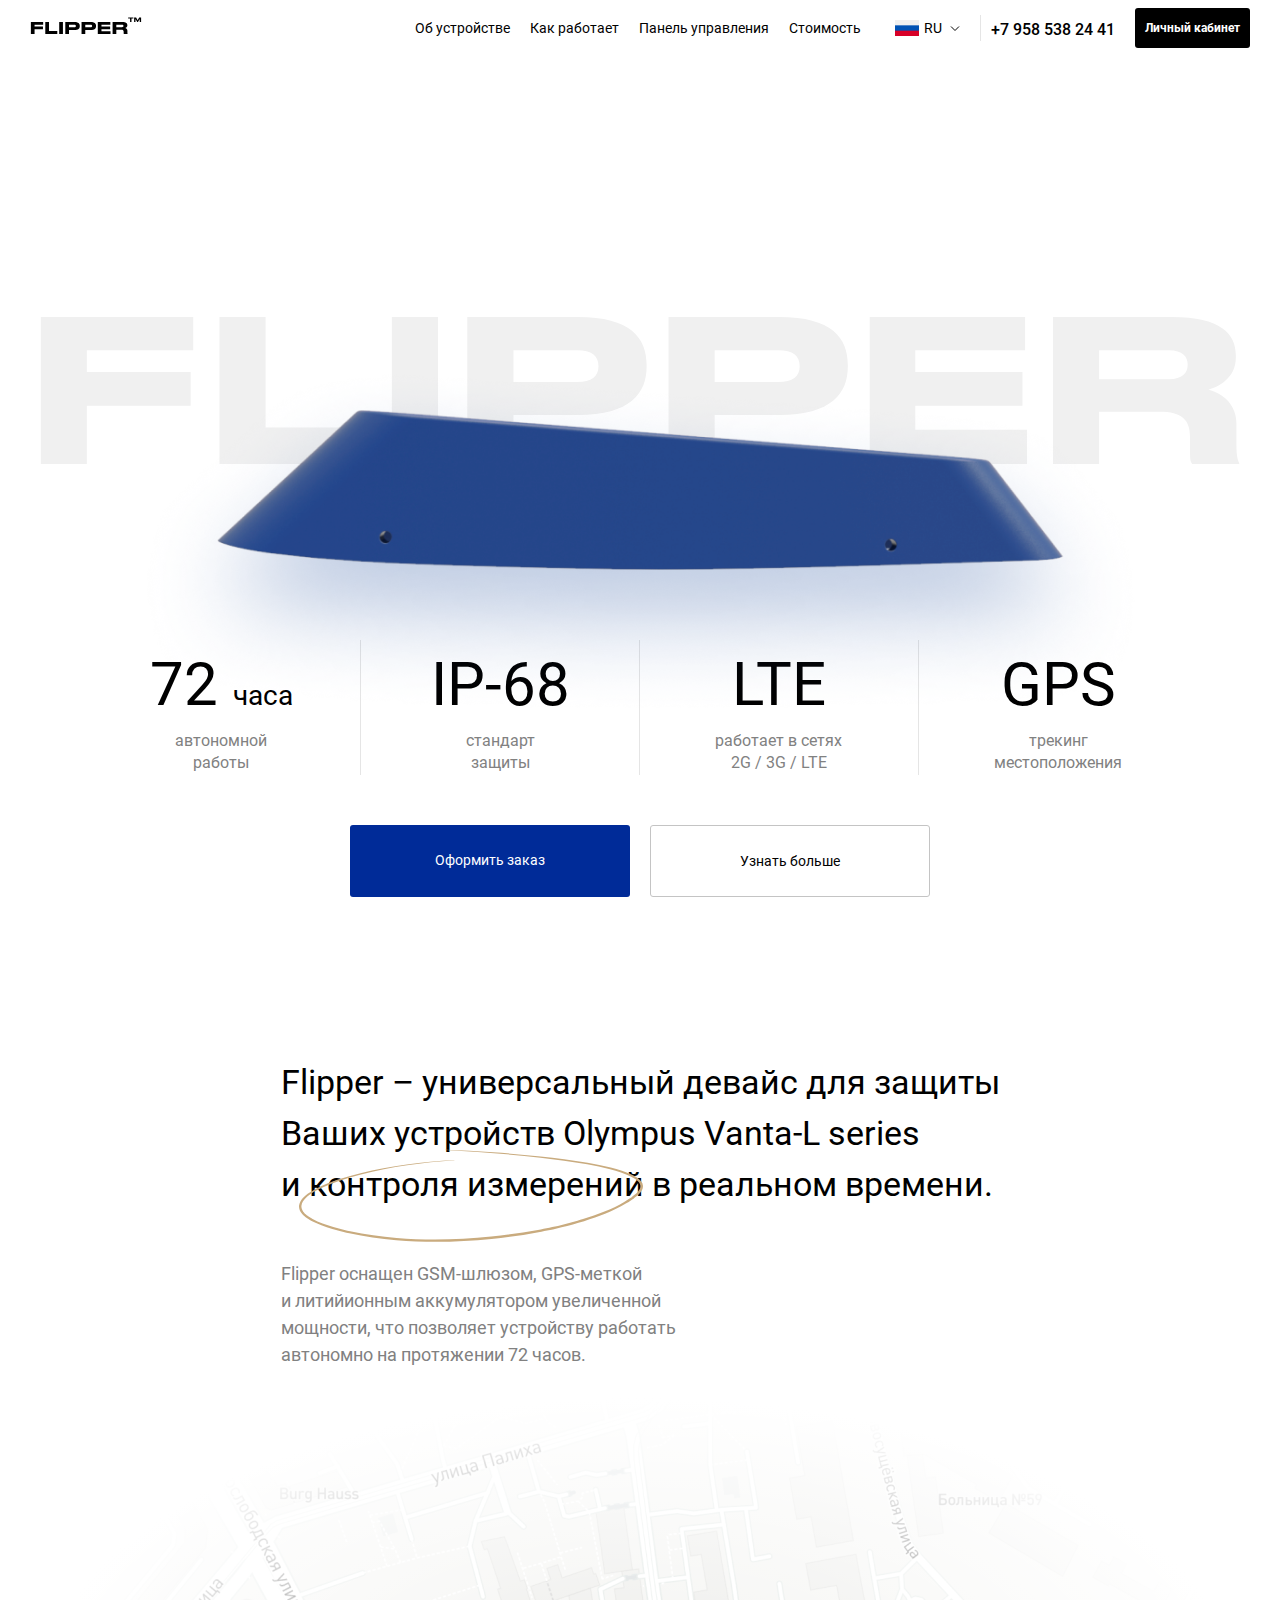
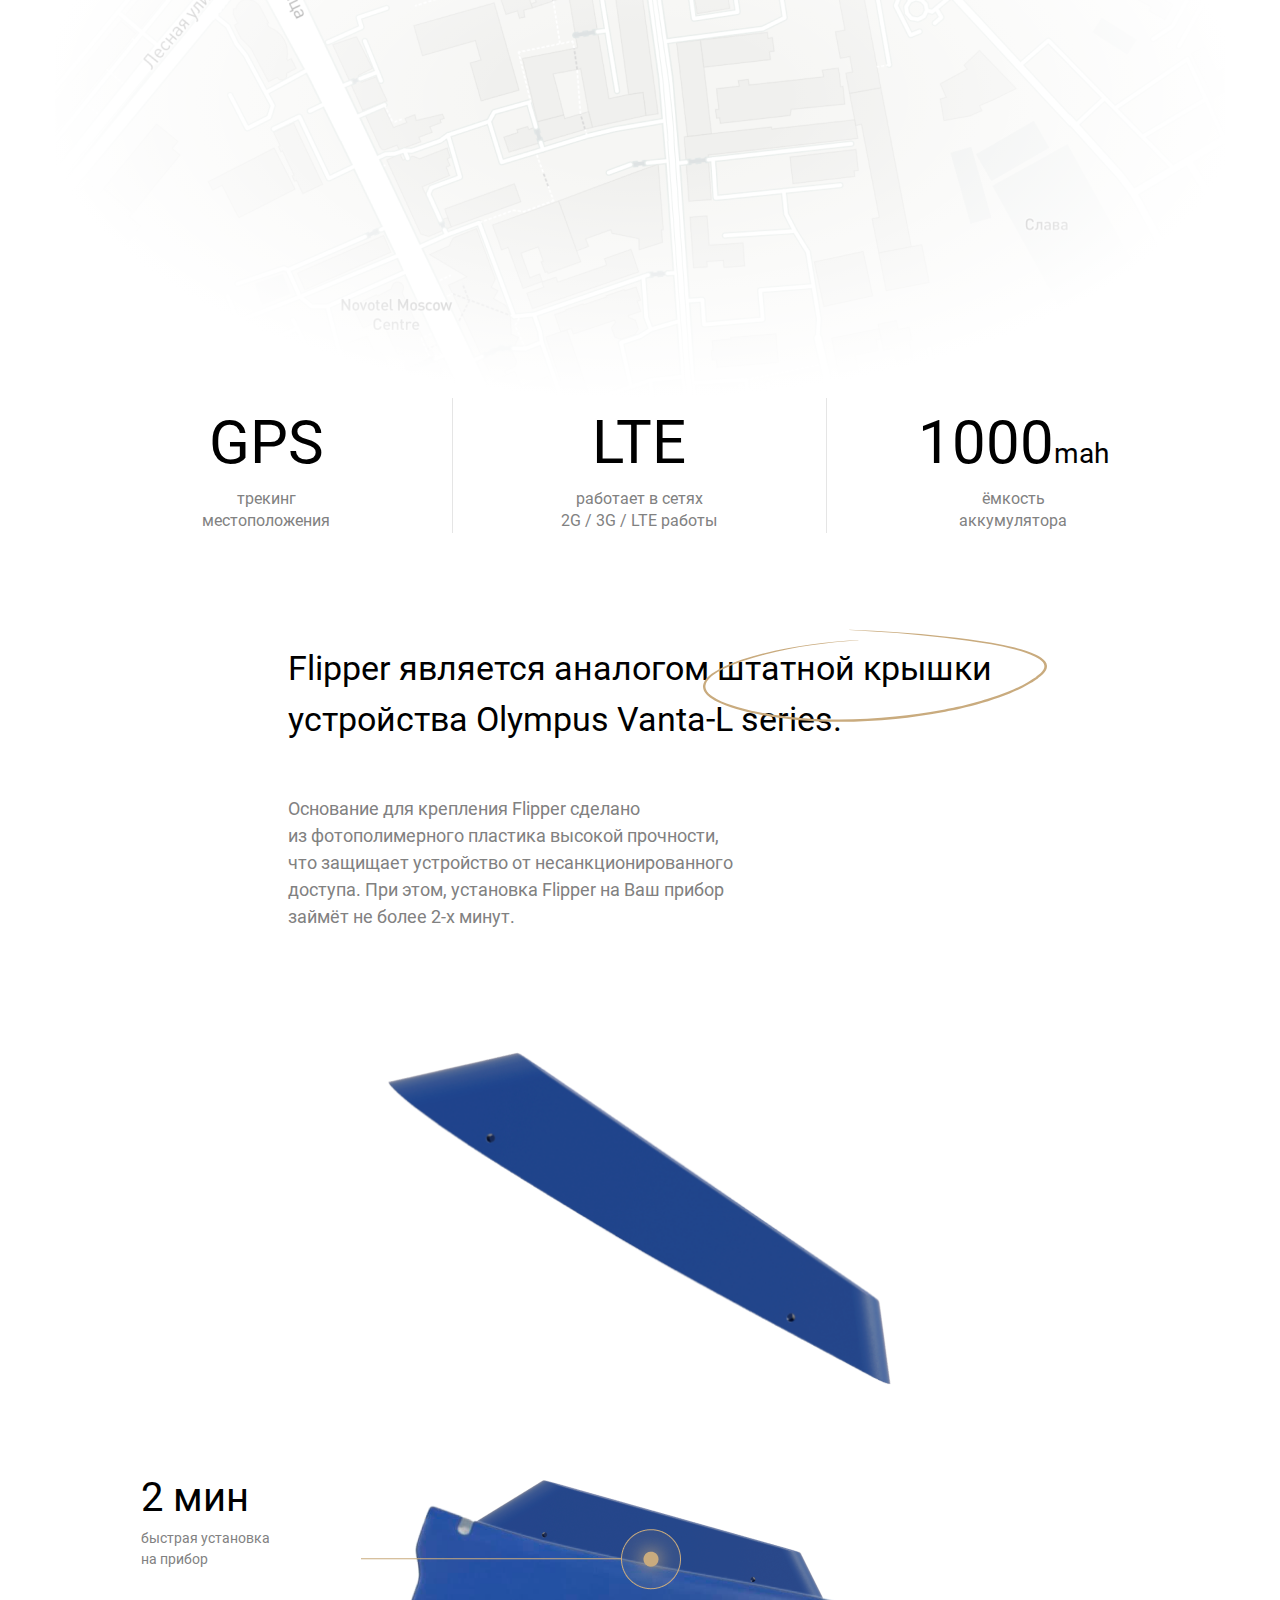
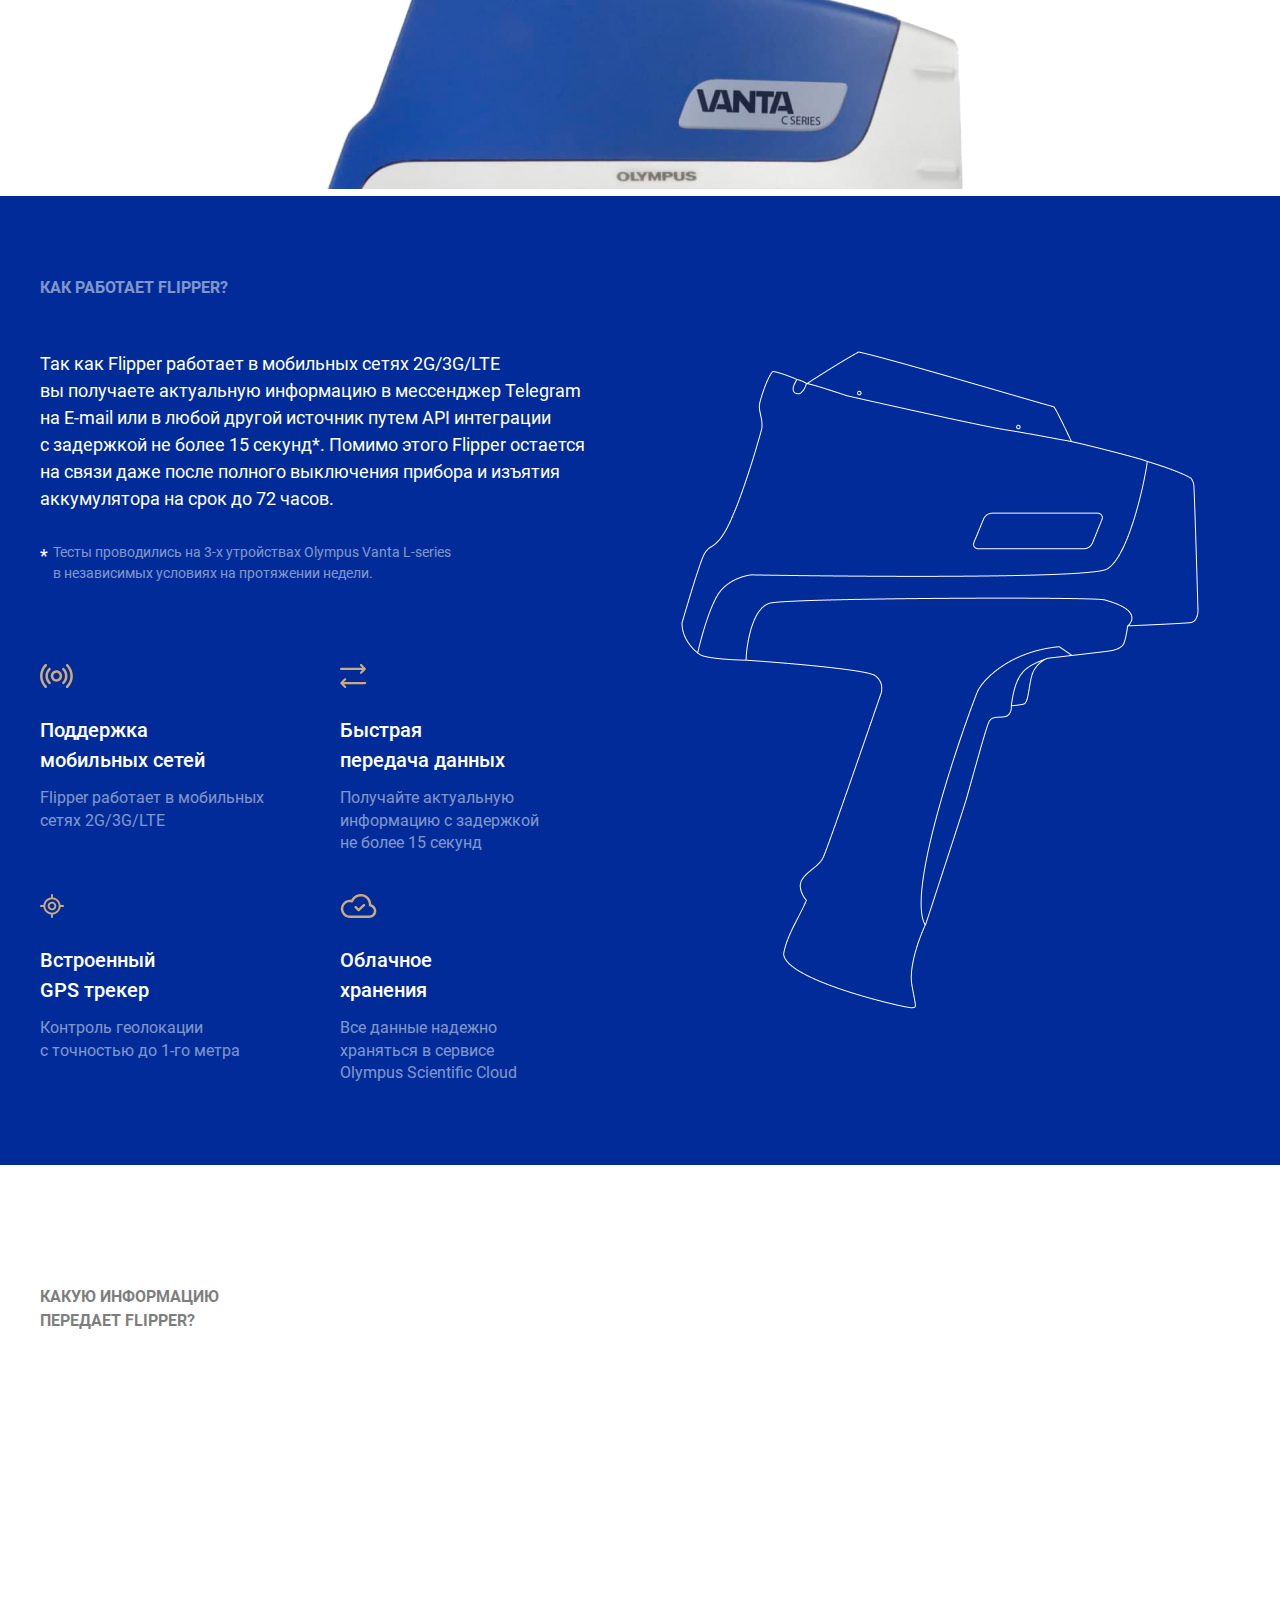
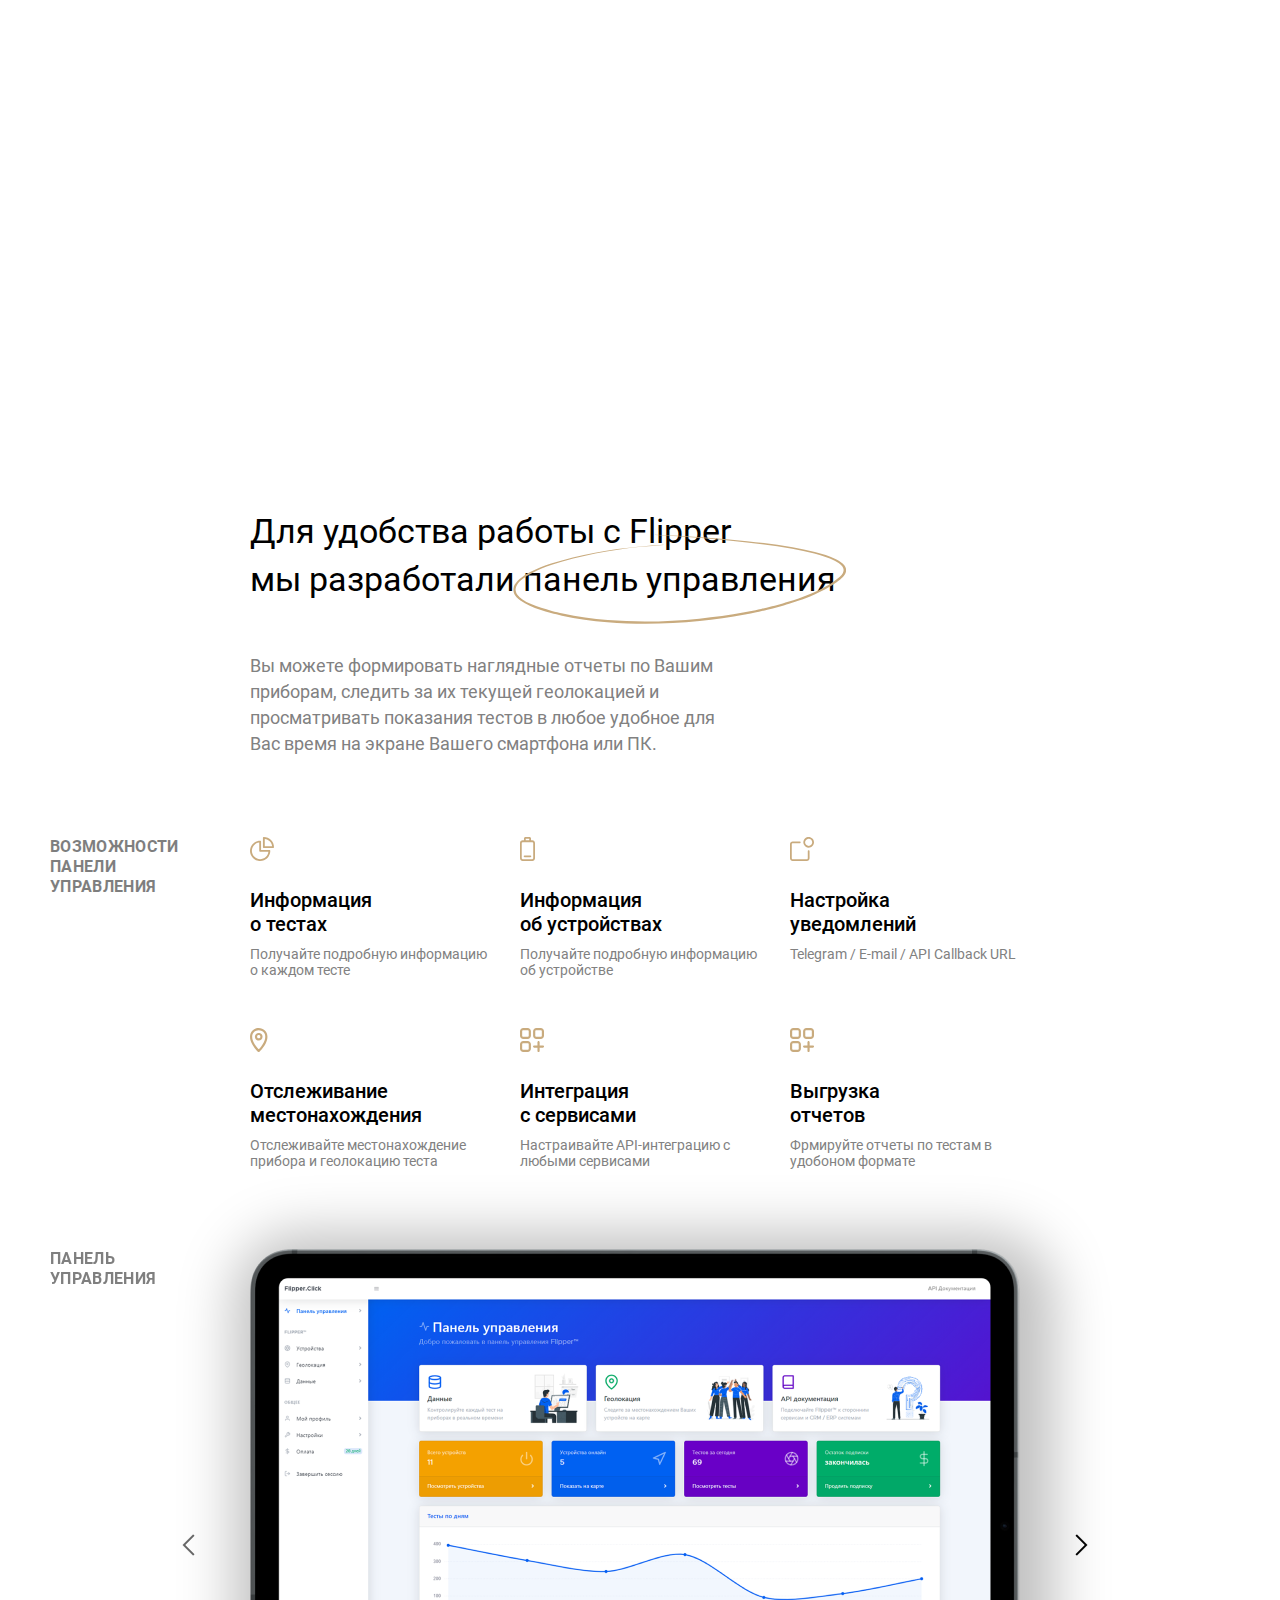
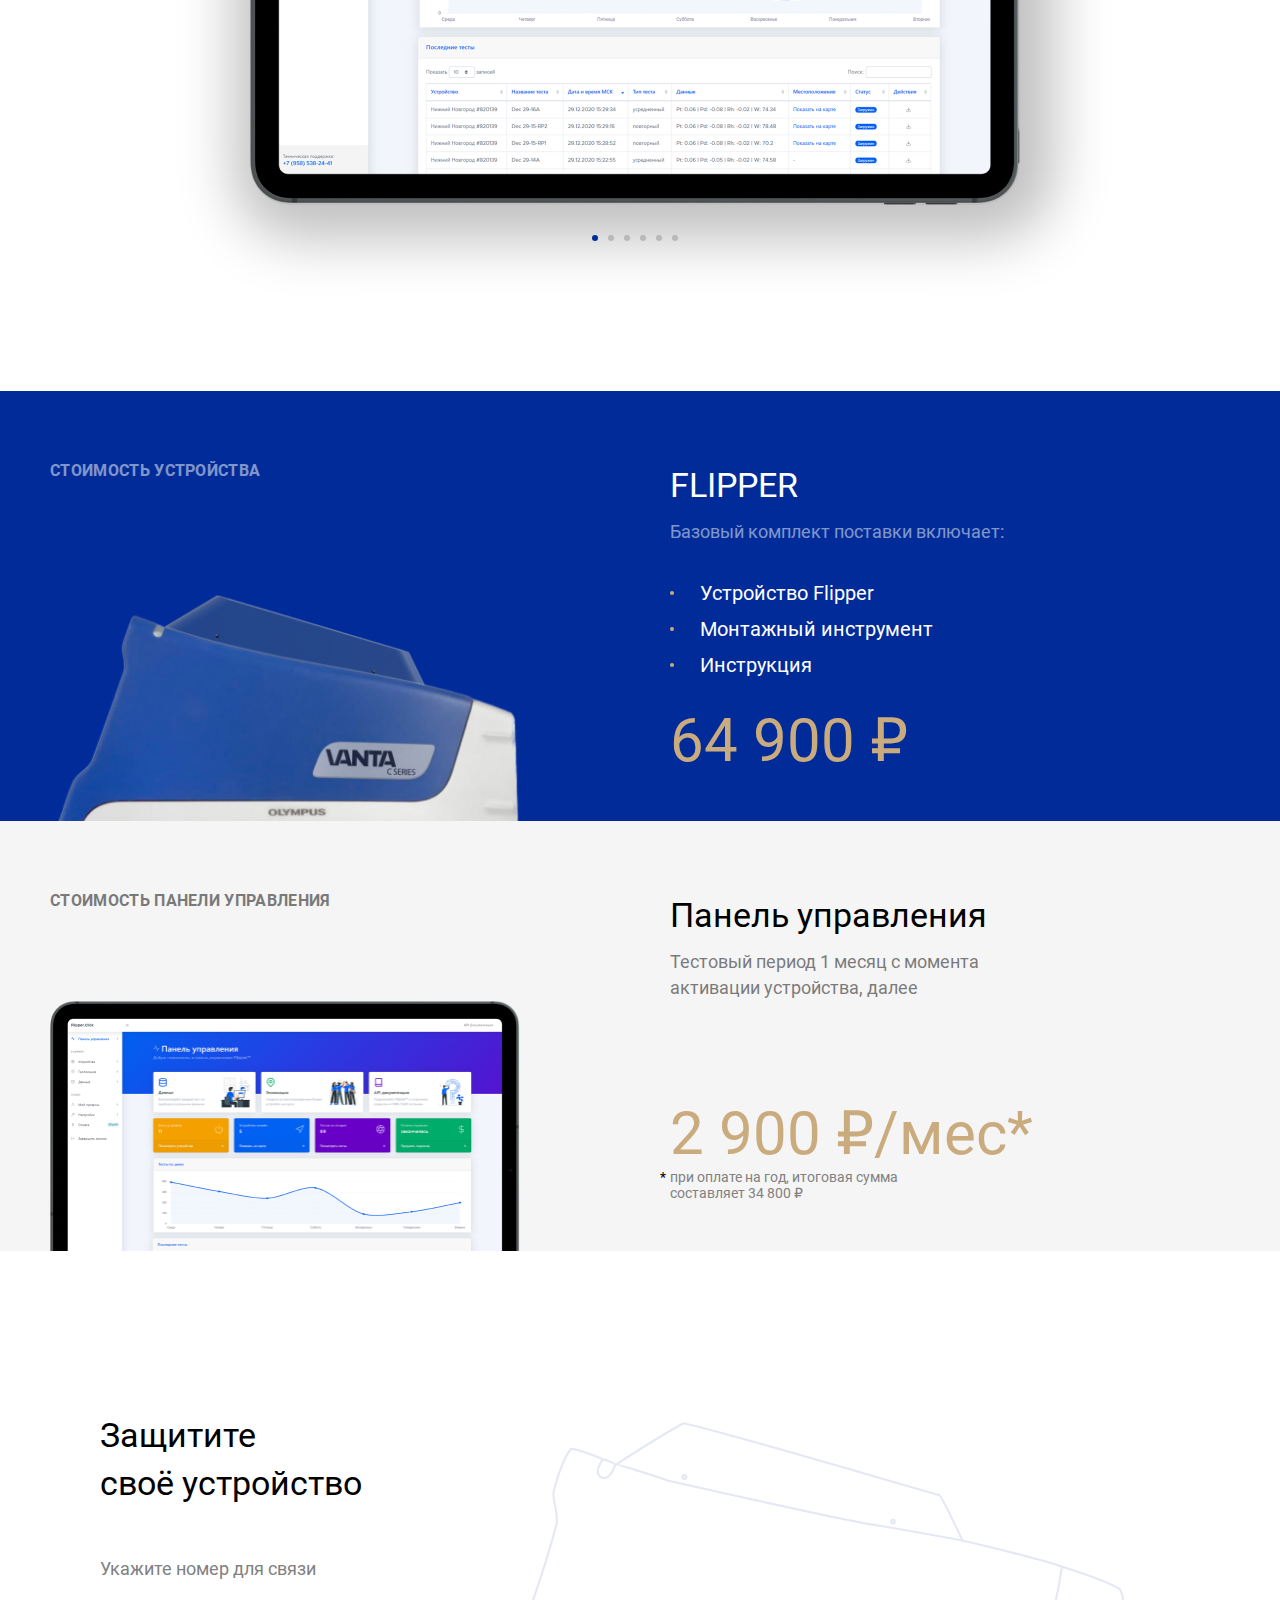
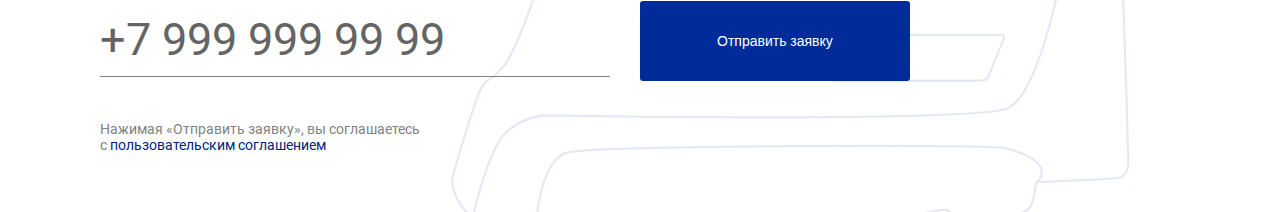
<file: index.html>
<!DOCTYPE html>
<html lang="ru">
  <head>
    <meta charset="UTF-8" />
    <!-- <base href="/"> -->
    <meta name="viewport" content="width=device-width, initial-scale=1.0, maximum-scale=1.0, user-scalable=0" />
    <link rel="stylesheet" href="assets/libs/slick/slick.css" />
    <link rel="stylesheet" href="assets/libs/magnific-popup/magnific-popup.css" />
    <link rel="stylesheet" href="assets/libs/animate/animate.min.css" />
    <link rel="stylesheet" href="assets/css/main.css?v=128" />

    <link rel="icon" type="image/png" href="icons/favicon.png" />
    <link rel="icon" type="image/png" href="icons/favicon.png" />
    <title>Flipper</title>
  </head>
  <body>
    <header id="header" class="header">
      <div class="header-container">
        <div class="header-body">
          <div class="header-burger__wrapper" id="header-burger">
            <div class="header-burger">
              <span></span>
              <span></span>
              <span></span>
            </div>
          </div>
          <a href="/" class="header-logo">
            <img src="assets/img/logo.svg" alt="" />
          </a>
          <div id="mobMenu" class="header-menu__wrapp">
            <div class="header__select-lang select select-custom-js header__mob-conten">
              <div class="select__header">
                <span class="select__current">
                  <img src="assets/img/ru.svg" alt="" />
                  RU
                </span>
                <input type="hidden" name="lang" />
              </div>
              <div class="select__body">
                <div class="select__item" data-select-value="1"><img src="assets/img/kz.svg" alt="" /> KZ</div>
                <div class="select__item" data-select-value="2"><img src="assets/img/en.svg" alt="" /> EN</div>
                <div class="select__item" data-select-value="3"><img src="assets/img/ru.svg" alt="" /> RU</div>
              </div>
            </div>
            <ul class="header-menu">
              <li><a class="close-mob-menu-js scrollto" href="#about-flipper">Об устройстве</a></li>
              <li><a class="close-mob-menu-js scrollto" href="#how-works">Как работает</a></li>
              <li><a class="close-mob-menu-js scrollto" href="#panel">Панель управления</a></li>
              <li><a class="close-mob-menu-js scrollto" href="#prices">Стоимость</a></li>
            </ul>
            <a href="#" class="header-btn header__mob-conten close-mob-menu-js">Личный кабинет</a>
          </div>
          <div class="header-options">
            <div class="header__select-lang select select-custom-js">
              <div class="select__header">
                <span class="select__current">
                  <img src="assets/img/ru.svg" alt="" />
                  RU
                </span>
                <input type="hidden" name="lang" />
              </div>
              <div class="select__body">
                <div class="select__item" data-select-value="1"><img src="assets/img/kz.svg" alt="" /> KZ</div>
                <div class="select__item" data-select-value="2"><img src="assets/img/en.svg" alt="" /> EN</div>
                <div class="select__item" data-select-value="3"><img src="assets/img/ru.svg" alt="" /> RU</div>
              </div>
            </div>
            <div class="header-contact">
              <a href="tel:+79585382441" class="contact-tell">+7 958 538 24 41</a>
              <a href="tel:+79585382441" class="contact-tell__icon">
                <img src="assets/img/icons/tell.svg" alt="" />
              </a>
            </div>
            <a href="#" class="header-btn">Личный кабинет</a>
          </div>
        </div>
      </div>
    </header>

    <div id="main-block">
      <div class="container">
        <div class="main-title flipper wow fadeIn">
          <h1 class="hidden">FLIPPER</h1>
          <img src="assets/img/title-flipper.svg" alt="" />
        </div>

        <div class="main-img levitation">
          <img src="assets/img/flipper-main.png" class="parallax-js" />
        </div>

        <div class="specifications wow fadeIn">
          <div class="specifications__item">
            <div class="specifications__header">
              72
              <span class="ml-5">часа</span>
            </div>
            <div class="specifications__description">
              автономной <br />
              работы
            </div>
          </div>
          <div class="specifications__item">
            <div class="specifications__header">IP-68</div>
            <div class="specifications__description">
              стандарт<br />
              защиты
            </div>
          </div>
          <div class="specifications__item">
            <div class="specifications__header">LTE</div>
            <div class="specifications__description">
              работает в сетях<br />
              2G / 3G / LTE
            </div>
          </div>
          <div class="specifications__item">
            <div class="specifications__header">GPS</div>
            <div class="specifications__description">
              трекинг<br />
              местоположения
            </div>
          </div>
        </div>

        <div class="btn-wrapper">
          <a href="#form-action" class="btn btn_blue scrollto"> Оформить заказ </a>
          <a href="#about-flipper" class="btn btn_white scrollto"> Узнать больше </a>
        </div>
      </div>
    </div>

    <div class="about-flipper" id="about-flipper">
      <div class="container">
        <div class="description-device">
          <div class="about-product">
            <div class="second-title">
              Flipper – универсальный девайс для защиты<br />
              Ваших устройств Olympus Vanta-L series <br />
              и
              <div class="circle">
                <img src="assets/img/circle-line.svg" style="margin: -10px" />
                контроля измерений
              </div>
              в реальном времени.
            </div>
            <div class="description">
              Flipper оснащен GSM-шлюзом, GPS-меткой<br />
              и литийионным аккумулятором увеличенной<br />
              мощности, что позволяет устройству работать<br />
              автономно на протяжении 72 часов.
            </div>
          </div>

          <div class="framing">
            <div class="blue-point">
              <div class="point wow rotateInUpRight blueMapPointContent">
                <div class="heading">
                  <div class="w-100">Russia, Moscow</div>
                  <img src="assets/img/battery.svg" />
                </div>
                <div style="color: rgb(129, 129, 129)">st. Novoslobodskaya, 15</div>
                <div class="mt-5" style="font-size: 16px">PT-1.2 / PD-0.1 / RH-0.0</div>
                <div class="data">
                  <div class="profile">
                    <img src="assets/img/card-profile.svg" />
                    <div>Юрий Маслов</div>
                  </div>
                  <div style="color: rgb(129, 129, 129)">21.12.2020/14:42</div>
                </div>
              </div>
              <img src="assets/img/point-blue.svg" class="wow zoomIn blueMapPoint" data-wow-delay="0.8s" style="margin-top: 28px" />
            </div>
            <div class="red-point">
              <div class="point wow rotateInUpRight blueMapPointContent" data-wow-delay="0.8s">
                <div class="info">
                  <img src="assets/img/no-signal.svg" />
                  <div style="font-size: 16px">Нет сигнала</div>
                </div>
              </div>
              <img src="assets/img/point-red.svg" class="wow zoomIn blueMapPoint" data-wow-delay="1.2s" style="margin-top: 28px" />
            </div>
          </div>

          <div class="specifications-device">
            <div class="specifications-device__item">
              <div class="specifications-device__header">GPS</div>
              <div class="specifications-device__description">
                трекинг<br />
                местоположения
              </div>
            </div>
            <div class="specifications-device__item">
              <div class="specifications-device__header">LTE</div>
              <div class="specifications-device__description">
                работает в сетях<br />
                2G / 3G / LTE работы
              </div>
            </div>
            <div class="specifications-device__item">
              <div class="specifications-device__header">1000<span class="ml-5">mah</span></div>
              <div class="specifications-device__description">
                ёмкость<br />
                аккумулятора
              </div>
            </div>
          </div>

          <div class="about-cap">
            <div class="second-title">
              Flipper является аналогом<br class="d-none" />
              <div class="circle" style="display: contents; position: relative">
                <img src="assets/img/circle-line.svg" style="margin: -14px" />
                штатной крышки
              </div>
              <br />
              устройства Olympus Vanta-L series.
            </div>
            <div class="description">
              Основание для крепления Flipper сделано<br />
              из фотополимерного пластика высокой прочности,<br />
              что защищает устройство от несанкционированного<br />
              доступа. При этом, установка Flipper на Ваш прибор<br />
              займёт не более 2-х минут.
            </div>
          </div>

          <div class="description-cap-desktop">
            <div class="text left-block text-block">
              <div class="block-text-js"></div>
              <div class="left-text-block wow fadeIn text-heading" data-wow-delay="0.4s">
                <div class="heading">IP-68</div>
                <div class="description">стандарт защиты</div>
              </div>
              <img src="assets/img/point-line-left.png" class="img-arrow point1 wow zoomIn text-heading" />
              <img src="assets/img/point-line-down.png" class="pointBottom wow zoomIn text-heading" data-wow-delay="0.4s" />
            </div>
            <div class="block-flipper"><img src="assets/img/flipper-down.png" class="flipper" /></div>
            <div class="text right-block text-block">
              <div class="block-text-js"></div>
              <div class="wow fadeIn text-heading" style="position: relative" data-wow-delay="0.4s">
                <div class="heading">IP-68</div>
                <div class="description">
                  основание выполнено<br />из фотополимерного<br />
                  пластика высокой<br />прочности
                </div>
                <img src="assets/img/point-line-right.png" class="img-arrow point2 wow zoomIn text-heading" data-wow-delay="0.4s" />
                <img src="assets/img/point-line-up.png" class="pointTop wow zoomIn text-heading" data-wow-delay="0.4s" />
              </div>
            </div>
            <div class="text vanta">
              <div class="invisible" class="point2 wow zoomIn" data-wow-delay="0.4s">
                <div class="heading">2 мин</div>
                <div class="description">
                  быстрая установка<br />
                  на прибор
                </div>
              </div>
              <img src="assets/img/point-line-left.png" class="point3 wow zoomIn" data-wow-delay="0.4s" />
              <img src="assets/img/point-line-up.png" class="pointBottom wow zoomIn" data-wow-delay="0.4s" />
              <div style="position: absolute; bottom: 12%"></div>
            </div>
            <img src="assets/img/vanta.png" class="img-vanta wow zoomIn" style="margin-top: 100px" />
          </div>

          <div class="description-cap-mobile">
            <div class="description-cap">
              <div class="text left-block">
                <div class="left-text-block wow fadeIn text-heading">
                  <div class="heading">IP-68</div>
                  <div class="description">стандарт защиты</div>
                </div>
                <img src="assets/img/point-line-left.png" class="point1 wow zoomIn text-heading" /><img src="assets/img/point-line-down.png" class="pointBottom visible wow zoomIn text-heading" />
              </div>
              <img src="assets/img/flipper-down.png" class="flipper" />
              <div class="text right-block">
                <div class="wow fadeIn text-heading" style="position: relative">
                  <div class="heading">IP-68</div>
                  <div class="description">
                    основание выполнено<br />из фотополимерного<br />
                    пластика высокой<br />прочности
                  </div>
                  <img src="assets/img/point-line-right.png" class="point2 wow zoomIn text-heading" /><img src="assets/img/point-line-up.png" class="pointTop visible wow zoomIn text-heading" />
                </div>
              </div>
            </div>
            <div class="vanta">
              <div class="text">
                <div>
                  <div class="heading">2 мин</div>
                  <div class="description">быстрая установка<br />на прибор</div>
                </div>
                <img src="assets/img/point-line-left.png" class="point3" />
                <img src="assets/img/point-line-down.png" class="pointBottom" />
              </div>
              <div class="block-img-vanta">
                <img src="assets/img/full-vanta.png" class="img-vanta" />
              </div>
            </div>
          </div>
        </div>
      </div>
    </div>

    <div class="how-works" id="how-works">
      <div class="container">
        <div class="inner-block">
          <div class="left-block">
            <div class="heading">КАК РАБОТАЕТ FLIPPER?</div>
            <div class="description">
              Так как Flipper работает в мобильных сетях 2G/3G/LTE<br />
              вы получаете актуальную информацию в мессенджер Telegram<br />
              на E-mail или в любой другой источник путем API интеграции<br />
              с задержкой не более 15 секунд*. Помимо этого Flipper остается<br />
              на связи даже после полного выключения прибора и изъятия<br />
              аккумулятора на срок до 72 часов.
            </div>
            <div class="mark">
              *
              <div class="text">
                Тесты проводились на 3-х утройствах Olympus Vanta L-series<br />
                в независимых условиях на протяжении недели.
              </div>
            </div>
            <div class="inner-image">
              <img src="assets/img/vanta-contour.png" style="width: 100%" />
            </div>
            <div class="spec">
              <div class="item">
                <img src="assets/img/icons/how-work/signal.svg" alt="" />
                <div class="characteristic">
                  Поддержка<br />
                  мобильных сетей
                </div>
                <div class="description-spec">
                  Flipper работает в мобильных<br />
                  сетях 2G/3G/LTE
                </div>
              </div>
              <div class="item">
                <img src="assets/img/icons/how-work/reverse.svg" alt="" />
                <div class="characteristic">
                  Быстрая<br />
                  передача данных
                </div>
                <div class="description-spec">
                  Получайте актуальную<br />
                  информацию с задержкой<br />
                  не более 15 секунд
                </div>
              </div>
              <div class="item">
                <img src="assets/img/icons/how-work/target.svg" alt="" />
                <div class="characteristic">
                  Встроенный<br />
                  GPS трекер
                </div>
                <div class="description-spec">
                  Контроль геолокации<br />
                  с точностью до 1-го метра
                </div>
              </div>
              <div class="item">
                <img src="assets/img/icons/how-work/sky.svg" alt="" />
                <div class="characteristic">
                  Облачное<br />
                  хранения
                </div>
                <div class="description-spec">
                  Все данные надежно<br />
                  храняться в сервисе<br />
                  Olympus Scientific Cloud
                </div>
              </div>
            </div>
          </div>
          <div class="image">
            <img src="assets/img/vanta-contour.png" style="width: 100%" />
          </div>
        </div>
      </div>
    </div>

    <div class="information-send" id="information-send">
      <div class="container">
        <div class="inner-block">
          <div class="heading">
            КАКУЮ ИНФОРМАЦИЮ<br />
            ПЕРЕДАЕТ FLIPPER?
          </div>
          <div class="spec visible wow fadeIn text-items">
            <div class="item">
              <img src="assets/img/icons/information-send/time.svg" alt="#" />
              <div class="heading-item">
                Режим работы<br />
                прибора
              </div>
              <div class="description">Время использовная</div>
            </div>
            <div class="item">
              <img src="assets/img/icons/information-send/text-information.svg" alt="#" />
              <div class="heading-item">
                Подробная<br />
                информация о тестах
              </div>
              <div class="description">
                Время, тип, cодержание,<br />
                ошибки
              </div>
            </div>
            <div class="item">
              <img src="assets/img/icons/information-send/profile.svg" alt="#" />
              <div class="heading-item">
                Информацию о профиле<br />
                пользователя прибора
              </div>
              <div class="description">
                Названия профиля, настройки, <br />
                коректировки факторов
              </div>
            </div>
            <div class="inner-img">
              <img src="assets/img/info-flipper.png" class="flipper-sideways" />
              <img src="assets/img/info-signal.png" class="signal" />
            </div>
            <div class="item">
              <img src="assets/img/icons/information-send/arrow.svg" alt="#" />
              <div class="heading-item">
                Подробная<br />
                информация о приборе
              </div>
              <div class="description">
                Заряд, температура трубки,<br />
                версия ПО и многое другое
              </div>
            </div>
            <div class="item">
              <img src="assets/img/icons/information-send/map.svg" alt="#" />
              <div class="heading-item">
                Текущая геолокация<br />
                прибора / Геолокация<br />
                отдельного теста
              </div>
              <div class="description">
                Страна, город, улица,<br />
                координаты
              </div>
            </div>
            <div class="empty-block"></div>
            <div class="empty-block"></div>
            <div class="item">
              <img src="assets/img/icons/information-send/control.svg" alt="#" />
              <div class="heading-item">
                Показания<br />
                Пользовательских<br />
                факторов устройства
              </div>
              <div class="description">
                Настройки содержания<br />
                поправки по измерениям
              </div>
            </div>
            <div class="img">
              <div class="img__wrapper levitation">
                <div class="">
                  <img src="assets/img/info-flipper.png" class="flipper-sideways parallax-js" />
                </div>
                <img src="assets/img/info-signal.png" class="signal" />
              </div>
            </div>
          </div>
        </div>
      </div>
    </div>

    <section class="panel" id="panel">
      <div class="container-fluid">
        <div class="panel-body">
          <div class="panel-row">
            <div class="panel-left__content"></div>
            <div class="panel-content" style="margin-right: auto">
              <h1 class="panel-title">
                Для удобства работы с Flipper <br />
                мы разработали <span>панель управления</span>
              </h1>
              <div class="panel-text">Вы можете формировать наглядные отчеты по Вашим приборам, следить за их текущей геолокацией и просматривать показания тестов в любое удобное для Вас время на экране Вашего смартфона или ПК.</div>
            </div>
            <div class="panel-right__content"></div>
          </div>
          <div class="panel-row">
            <div class="panel-left__content">
              <div class="panel-left__title">
                Возможности <br />
                панели <br />
                управления
              </div>
            </div>
            <div class="panel-content">
              <ul class="panel-options__list">
                <li class="panel-options__item">
                  <img src="assets/img/icons/panel-options/option-1.svg" alt="" class="panel-options__item-icon" />
                  <div class="panel-options__item-title">
                    Информация <br />
                    о тестах
                  </div>
                  <div class="panel-options__item-text">Получайте подробную информацию о каждом тесте</div>
                </li>
                <li class="panel-options__item">
                  <img src="assets/img/icons/panel-options/option-2.svg" alt="" class="panel-options__item-icon" />
                  <div class="panel-options__item-title">
                    Информация <br />
                    об устройствах
                  </div>
                  <div class="panel-options__item-text">Получайте подробную информацию об устройстве</div>
                </li>
                <li class="panel-options__item">
                  <img src="assets/img/icons/panel-options/option-3.svg" alt="" class="panel-options__item-icon" />
                  <div class="panel-options__item-title">
                    Настройка <br />
                    уведомлений
                  </div>
                  <div class="panel-options__item-text">Telegram / E-mail / API Callback URL</div>
                </li>
                <li class="panel-options__item">
                  <img src="assets/img/icons/panel-options/option-4.svg" alt="" class="panel-options__item-icon" />
                  <div class="panel-options__item-title">
                    Отслеживание <br />
                    местонахождения
                  </div>
                  <div class="panel-options__item-text">Отслеживайте местонахождение прибора и геолокацию теста</div>
                </li>
                <li class="panel-options__item">
                  <img src="assets/img/icons/panel-options/option-5.svg" alt="" class="panel-options__item-icon" />
                  <div class="panel-options__item-title">
                    Интеграция <br />
                    с сервисами
                  </div>
                  <div class="panel-options__item-text">Настраивайте API-интеграцию с любыми сервисами</div>
                </li>
                <li class="panel-options__item">
                  <img src="assets/img/icons/panel-options/option-5.svg" alt="" class="panel-options__item-icon" />
                  <div class="panel-options__item-title">
                    Выгрузка <br />
                    отчетов
                  </div>
                  <div class="panel-options__item-text">Фрмируйте отчеты по тестам в удобоном формате</div>
                </li>
              </ul>
            </div>
            <div class="panel-right__content"></div>
          </div>
          <div class="panel-row">
            <div class="panel-left__content">
              <div id="panel-left-slider" class="panel-left__slider">
                <div class="panel-left__slider-item">
                  <div class="panel-left__title">
                    Панель<br />
                    управления
                  </div>
                </div>
                <div class="panel-left__slider-item">
                  <div class="panel-left__title">
                    Подробная <br />
                    информация по каждому тесту
                  </div>
                </div>
                <div class="panel-left__slider-item">
                  <div class="panel-left__title">
                    Подробная <br />
                    информация об устройствах
                  </div>
                </div>
                <div class="panel-left__slider-item">
                  <div class="panel-left__title">Настройка уведомлений</div>
                </div>
                <div class="panel-left__slider-item">
                  <div class="panel-left__title">
                    Геолокация <br />
                    приборов <br />
                    и тестов
                  </div>
                </div>
                <div class="panel-left__slider-item">
                  <div class="panel-left__title">
                    API интеграция <br />
                    с любыми <br />
                    системами
                  </div>
                </div>
              </div>
            </div>
            <div class="panel-content panel-slider__wrapp">
              <div id="panel-slider" class="panel-slider">
                <div class="panel-slider__item">
                  <img src="assets/img/panel-slider/panel-1.png" alt="" />
                </div>
                <div class="panel-slider__item">
                  <img src="assets/img/panel-slider/panel-2.png" alt="" />
                </div>
                <div class="panel-slider__item">
                  <img src="assets/img/panel-slider/panel-3.png" alt="" />
                </div>
                <div class="panel-slider__item">
                  <img src="assets/img/panel-slider/panel-4.png" alt="" />
                </div>
                <div class="panel-slider__item">
                  <img src="assets/img/panel-slider/panel-5.png" alt="" />
                </div>
                <div class="panel-slider__item">
                  <img src="assets/img/panel-slider/panel-6.png" alt="" />
                </div>
              </div>
            </div>
            <div class="panel-right__content"></div>
          </div>
        </div>
      </div>
    </section>

    <section id="prices" class="prices">
      <div class="prices-list">
        <div class="prices-item prices-flipper">
          <div class="container-fluid">
            <div class="prices-item__wrapp">
              <div class="prices-text--mob">Стоимость устройства</div>
              <div class="prices-col prices-col__photo">
                <div class="prices-text">Стоимость устройства</div>
                <img src="assets/img/vanta-s.png" alt="" />
              </div>
              <div class="prices-col prices-col__content">
                <div class="prices-content">
                  <div class="prices-title">FLIPPER</div>
                  <div class="prices-desc">Базовый комплект поставки включает:</div>
                  <ul class="prices-equipment">
                    <li class="prices-equipment__item">Устройство Flipper</li>
                    <li class="prices-equipment__item">Монтажный инструмент</li>
                    <li class="prices-equipment__item">Инструкция</li>
                  </ul>
                </div>
                <div class="prices-price">64 900 ₽</div>
              </div>
            </div>
          </div>
          <div class="prices-item prices-panel">
            <div class="container-fluid">
              <div class="prices-item__wrapp">
                <div class="prices-text--mob">Стоимость панели управления</div>
                <div class="prices-col prices-col__photo">
                  <div class="prices-text">Стоимость панели управления</div>
                  <img src="assets/img/monitor.png" alt="" />
                </div>
                <div class="prices-col prices-col__content">
                  <div class="prices-content">
                    <div class="prices-title">Панель управления</div>
                    <div class="prices-desc">Тестовый период 1 месяц с момента активации устройства, далее</div>
                  </div>
                  <div class="prices-price">
                    2 900 ₽/мес*
                    <span>при оплате на год, итоговая сумма составляет 34 800 ₽</span>
                  </div>
                </div>
              </div>
            </div>
          </div>
        </div>
      </div>
    </section>

    <footer id="footer" class="footer">
      <div class="container-fluid">
        <div class="footer-body">
          <div class="footer-bg levitation"></div>

          <form action="#" class="footer-form form-contact" id="form-action">
            <div class="form-title">
              Защитите <br />
              своё устройство
            </div>
            <div class="form-group">
              <label class="form-input__label">Укажите номер для связи</label>
              <div class="form-input__content">
                <div class="form-input__wrapp">
                  <span class="form-input__error">Заполните телефон полностью!</span>
                  <input class="form-input form-input__tel mask-phone" required type="tel" name="phone" placeholder="+7 999 999 99 99" id="client-phone" />
                  <div class="form-input__line"></div>
                </div>
                <button class="form-button" type="submit">Отправить заявку</button>
              </div>
              <label class="form__policy"> Нажимая «Отправить заявку», вы соглашаетесь с <a href="/privacy.html">пользовательским соглашением</a> </label>
            </div>
          </form>

          <div class="form-thank" id="form-thank" style="display: none">
            <img src="assets/img/thank.svg" alt="" />
            <div class="form-thank__text">
              Спасибо!
              <span
                >Ваша заявка отправлена. <br />
                Мы свяжемся с вами в ближайшее время. <br />
                <span>Если у Вас остались Вопросы, свяжитесь с нами по телефону: <a href="tel:+79585382441">+7 958 538 24 41</a></span>
              </span>
            </div>
          </div>

          <div class="footer-bottom">
            <a href="#" class="footer-logo">
              <img src="assets/img/logo.svg" alt="" />
            </a>
            <a href="/privacy.html" class="footer-policy policy">Пользовательское соглашение</a>
            <a href="tel:+88009774422" class="footer-tel contact-tell">+7 958 538 24 41</a>
          </div>
        </div>
      </div>
    </footer>

    <script src="https://ajax.googleapis.com/ajax/libs/jquery/3.5.1/jquery.min.js"></script>
    <script src="assets/libs/slick/slick.min.js"></script>
    <script src="assets/libs/jquery-mask/jquery.mask.min.js"></script>
    <script src="assets/libs/wow/wow.min.js"></script>
    <script src="assets/js/main.js?v=128"></script>
  </body>
</html>
</file>
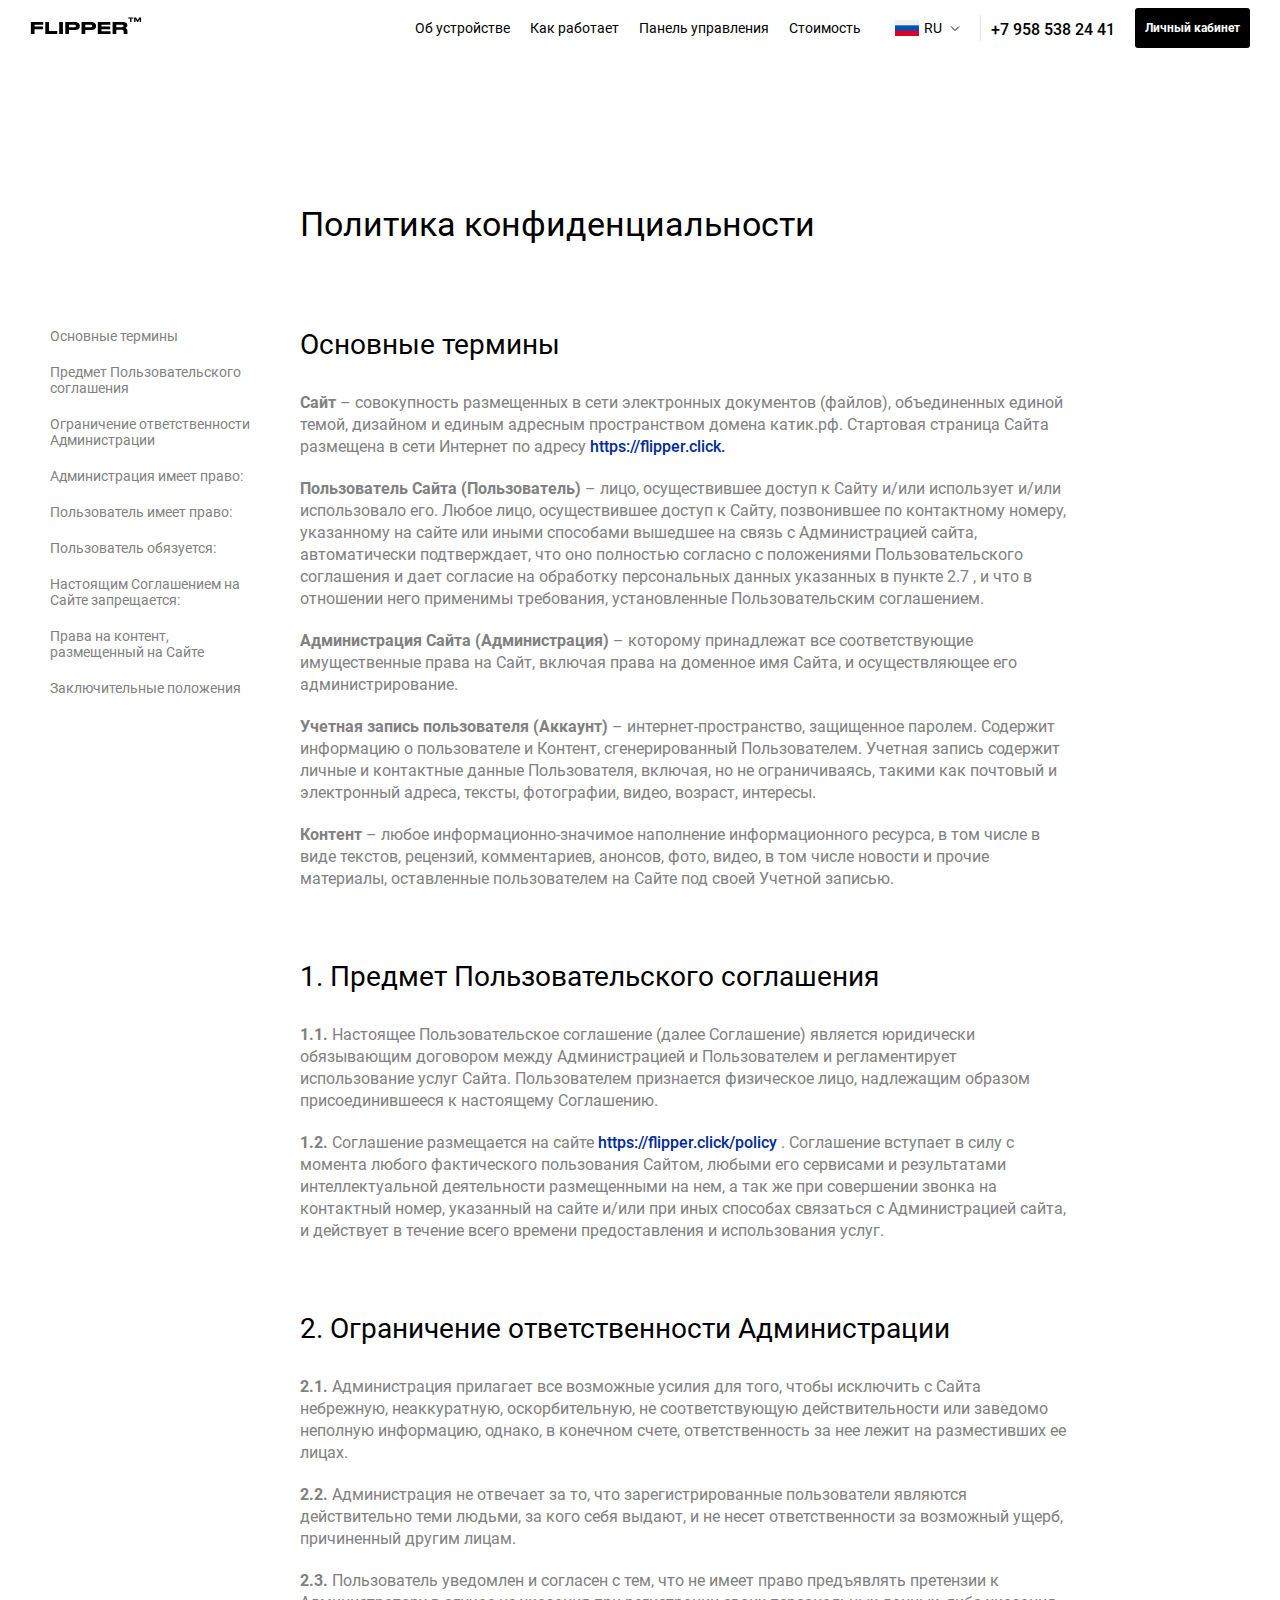
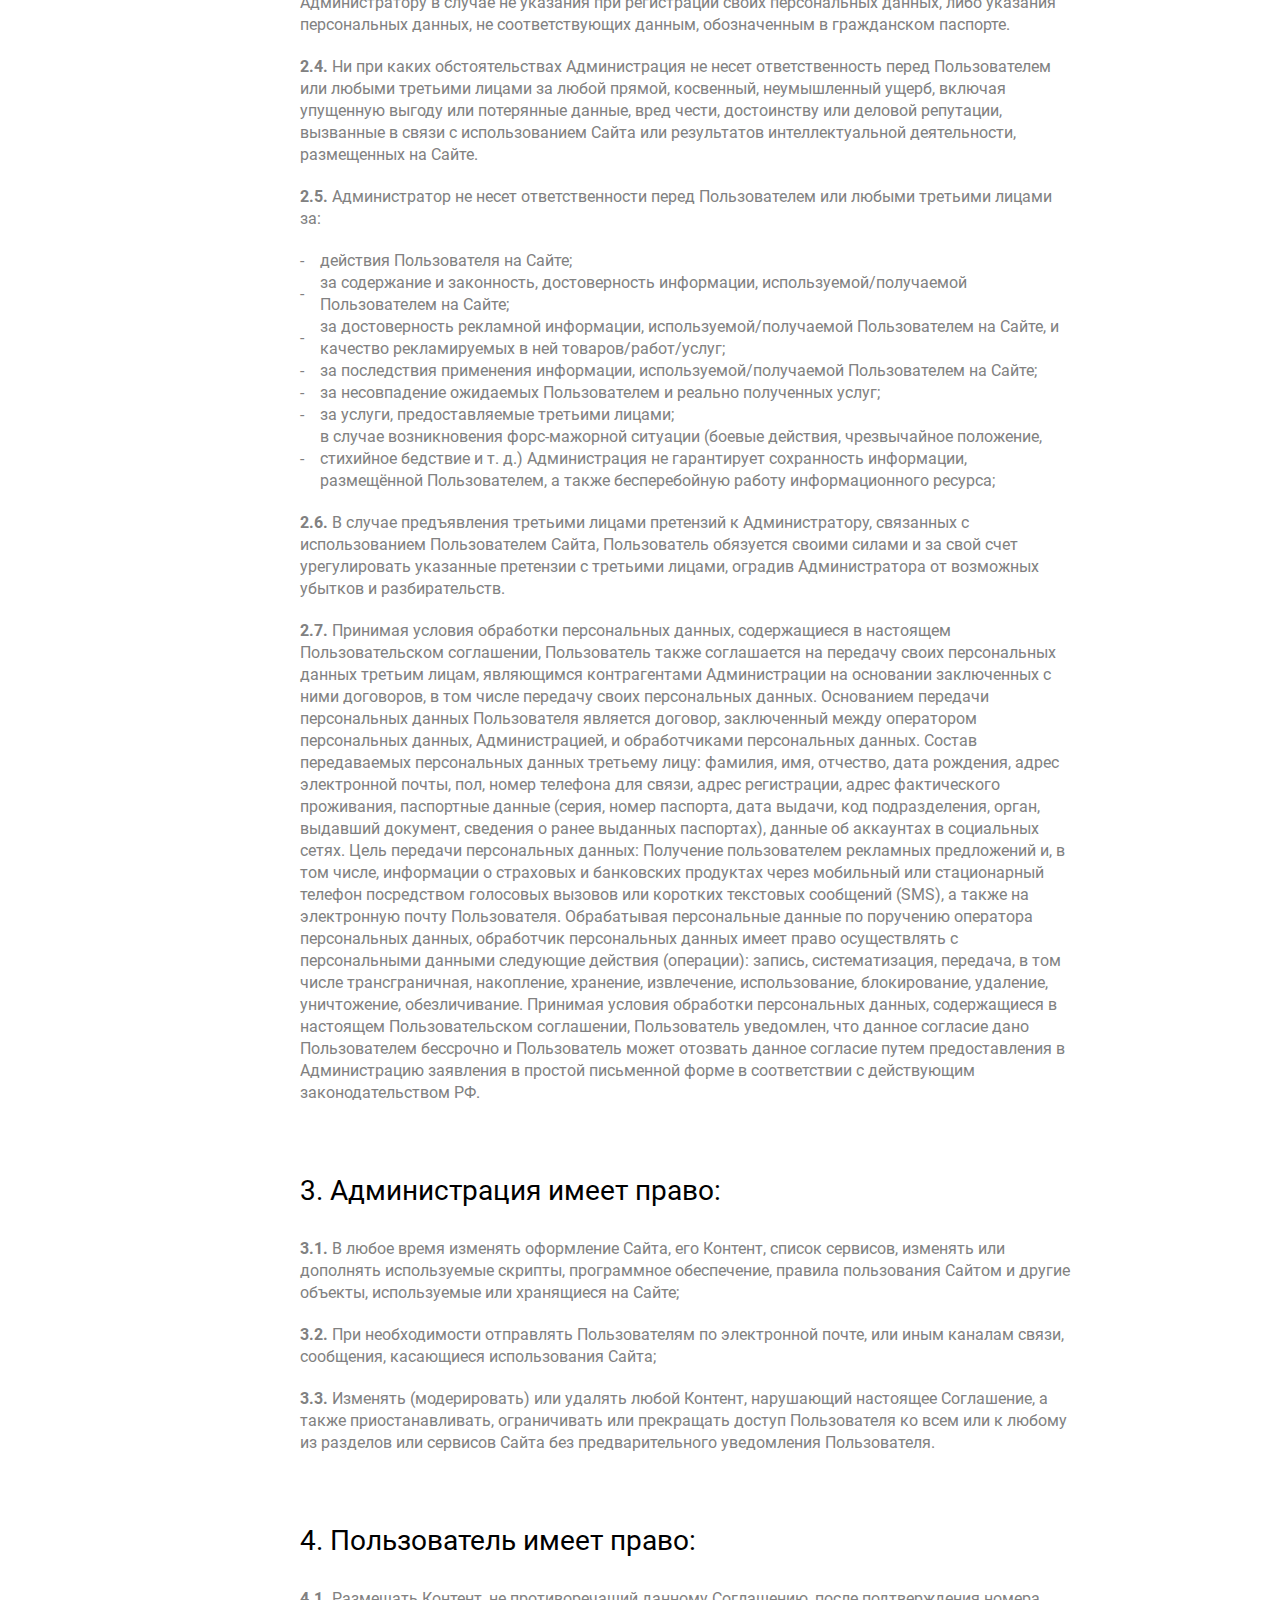
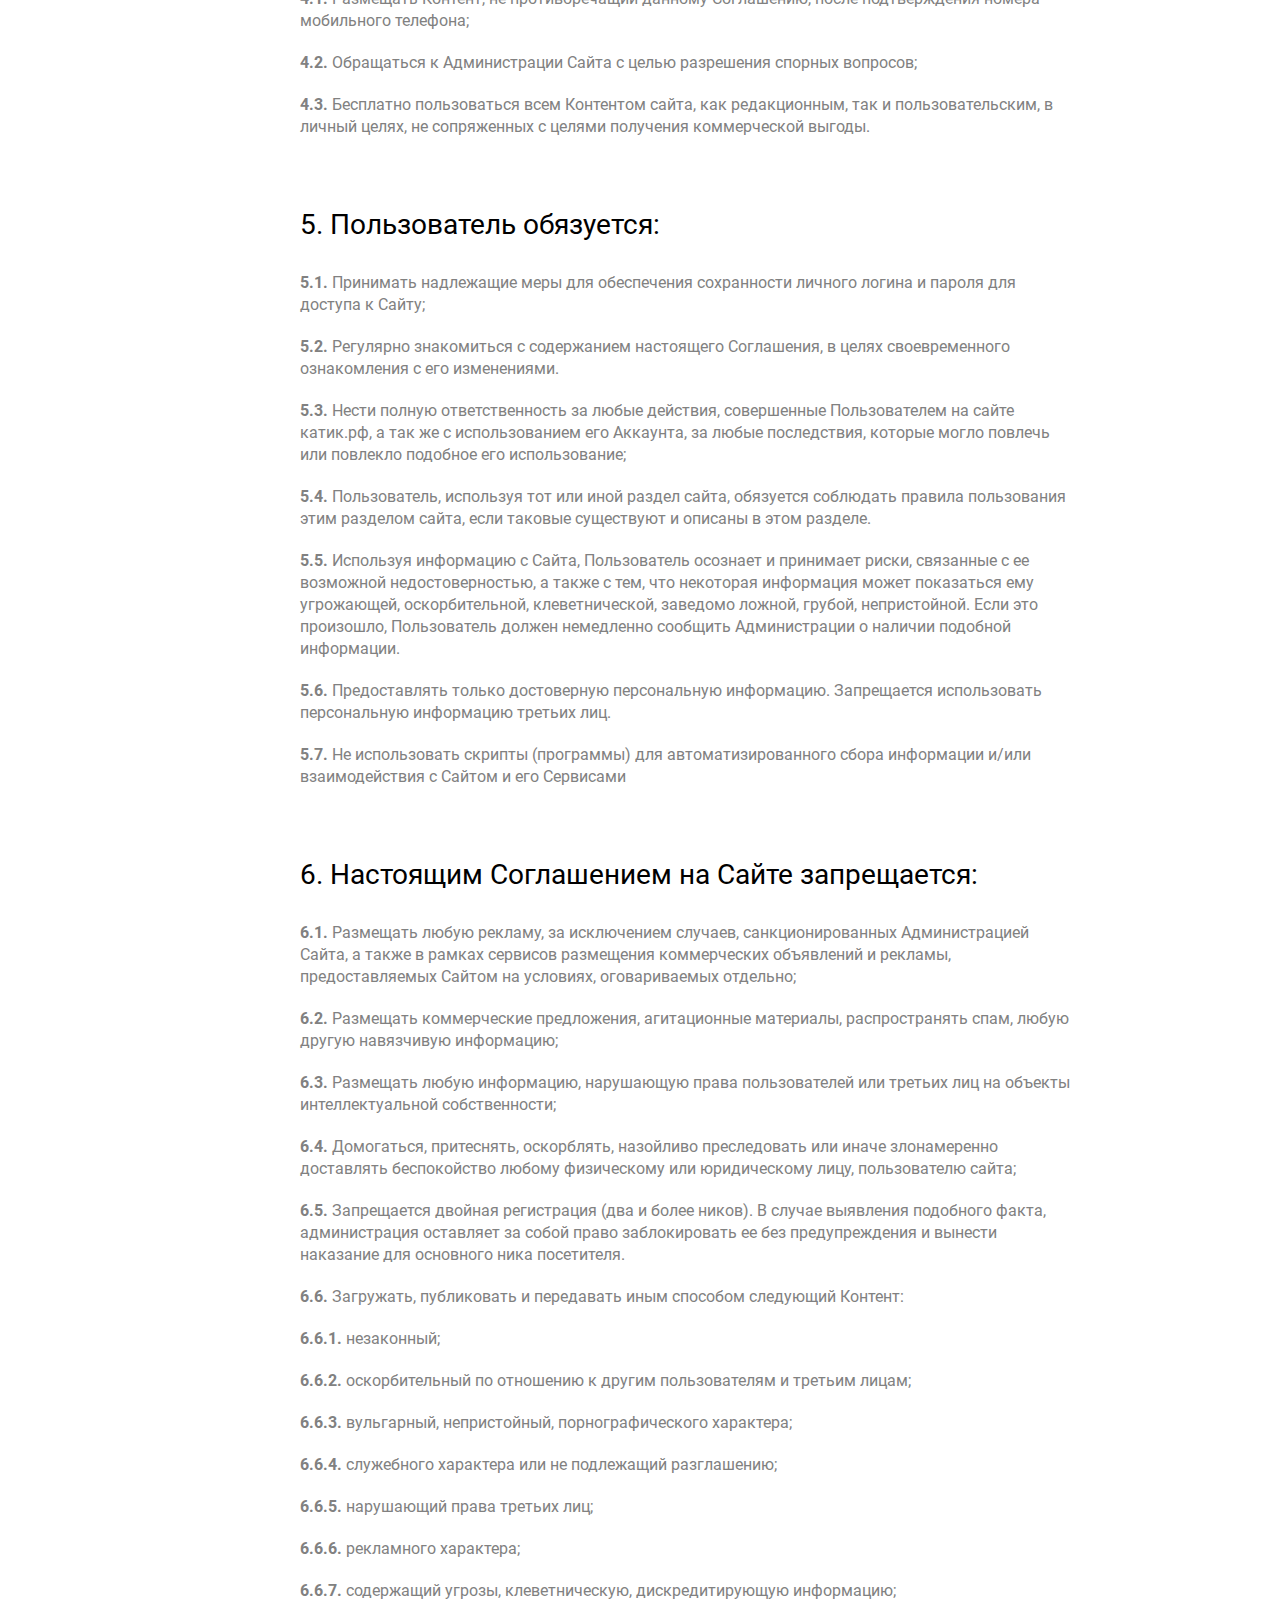
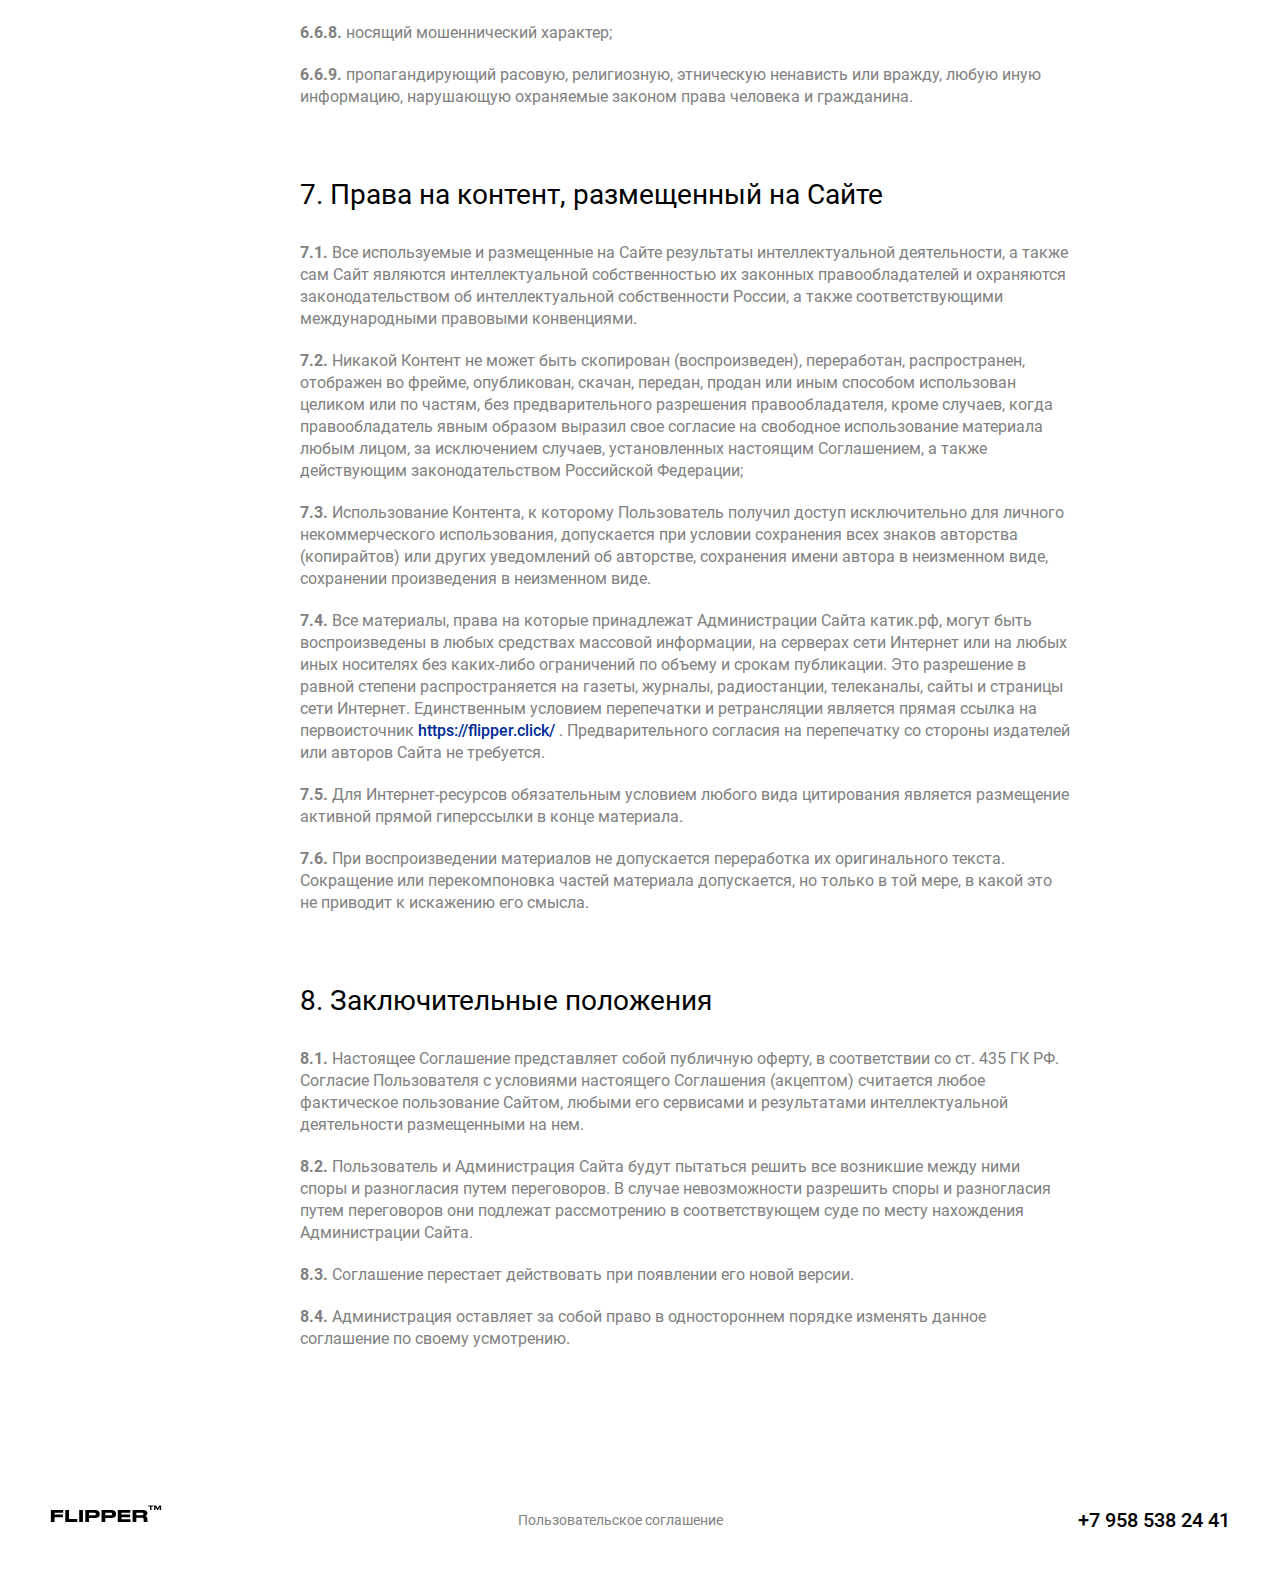
<file: privacy.html>
<!DOCTYPE html>
<html lang="ru">
  <head>
    <meta charset="UTF-8" />
    <meta name="viewport" content="width=device-width, initial-scale=1.0" />

    <link rel="stylesheet" href="assets/libs/slick/slick.css" />
    <link rel="stylesheet" href="assets/libs/magnific-popup/magnific-popup.css" />
    <link rel="stylesheet" href="assets/libs/animate/animate.min.css" />
    <link rel="stylesheet" href="assets/css/main.css?v=128" />
    <title>Flipper</title>
  </head>

  <header id="header" class="header">
    <div class="header-container">
      <div class="header-body">
        <div class="header-burger__wrapper" id="header-burger">
          <div class="header-burger">
            <span></span>
            <span></span>
            <span></span>
          </div>
        </div>
        <a href="/" class="header-logo">
          <img src="assets/img/logo.svg" alt="" />
        </a>
        <div id="mobMenu" class="header-menu__wrapp">
          <div class="header__select-lang select select-custom-js header__mob-conten">
            <div class="select__header">
              <span class="select__current">
                <img src="assets/img/ru.svg" alt="" />
                RU
              </span>
              <input type="hidden" name="lang" />
            </div>
            <div class="select__body">
              <div class="select__item" data-select-value="1"><img src="assets/img/kz.svg" alt="" /> KZ</div>
              <div class="select__item" data-select-value="2"><img src="assets/img/en.svg" alt="" /> EN</div>
              <div class="select__item" data-select-value="3"><img src="assets/img/ru.svg" alt="" /> RU</div>
            </div>
          </div>
          <ul class="header-menu">
            <li><a class="close-mob-menu-js scrollto" href="/#about-flipper">Об устройстве</a></li>
            <li><a class="close-mob-menu-js scrollto" href="/#how-works">Как работает</a></li>
            <li><a class="close-mob-menu-js scrollto" href="/#panel">Панель управления</a></li>
            <li><a class="close-mob-menu-js scrollto" href="/#prices">Стоимость</a></li>
          </ul>
          <a href="#" class="header-btn header__mob-conten close-mob-menu-js">Личный кабинет</a>
        </div>
        <div class="header-options">
          <div class="header__select-lang select select-custom-js">
            <div class="select__header">
              <span class="select__current">
                <img src="assets/img/ru.svg" alt="" />
                RU
              </span>
              <input type="hidden" name="lang" />
            </div>
            <div class="select__body">
              <div class="select__item" data-select-value="1"><img src="assets/img/kz.svg" alt="" /> KZ</div>
              <div class="select__item" data-select-value="2"><img src="assets/img/en.svg" alt="" /> EN</div>
              <div class="select__item" data-select-value="3"><img src="assets/img/ru.svg" alt="" /> RU</div>
            </div>
          </div>
          <div class="header-contact">
            <a href="tel:+79585382441" class="contact-tell">+7 958 538 24 41</a>
            <a href="tel:+79585382441" class="contact-tell__icon">
              <img src="assets/img/icons/tell.svg" alt="" />
            </a>
          </div>
          <a href="#" class="header-btn">Личный кабинет</a>
        </div>
      </div>
    </div>
  </header>
  <section class="privacy-policy">
    <div class="container-fluid">
      <h2 class="privacy-policy__title">Политика конфиденциальности</h2>
      <div class="privacy-policy__body">
        <div class="privacy-policy__menu-body">
          <ul class="privacy-policy__menu">
            <li class="privacy-policy__menu-item">
              <a href="#paragraph-1" class="privacy-policy__menu-link scrollto">Основные термины</a>
            </li>
            <li class="privacy-policy__menu-item">
              <a href="#paragraph-2" class="privacy-policy__menu-link scrollto">Предмет Пользовательского соглашения</a>
            </li>
            <li class="privacy-policy__menu-item">
              <a href="#paragraph-3" class="privacy-policy__menu-link scrollto">Ограничение ответственности Администрации</a>
            </li>
            <li class="privacy-policy__menu-item">
              <a href="#paragraph-4" class="privacy-policy__menu-link scrollto">Администрация имеет право:</a>
            </li>
            <li class="privacy-policy__menu-item">
              <a href="#paragraph-5" class="privacy-policy__menu-link scrollto">Пользователь имеет право:</a>
            </li>
            <li class="privacy-policy__menu-item">
              <a href="#paragraph-6" class="privacy-policy__menu-link scrollto">Пользователь обязуется:</a>
            </li>
            <li class="privacy-policy__menu-item">
              <a href="#paragraph-7" class="privacy-policy__menu-link scrollto">Настоящим Соглашением на Сайте запрещается:</a>
            </li>
            <li class="privacy-policy__menu-item">
              <a href="#paragraph-8" class="privacy-policy__menu-link scrollto">Права на контент, размещенный на Сайте</a>
            </li>
            <li class="privacy-policy__menu-item">
              <a href="#paragraph-9" class="privacy-policy__menu-link scrollto">Заключительные положения</a>
            </li>
          </ul>
        </div>

        <div class="privacy-policy__content">
          <div id="paragraph-1" class="privacy-policy__paragraph">
            <h2>Основные термины</h2>
            <p><strong> Сайт</strong> – совокупность размещенных в сети электронных документов (файлов), объединенных единой темой, дизайном и единым адресным пространством домена катик.рф. Стартовая страница Сайта размещена в сети Интернет по адресу <a href="https://flipper.click.">https://flipper.click.</a></p>
            <p><strong> Пользователь Сайта (Пользователь)</strong> – лицо, осуществившее доступ к Сайту и/или использует и/или использовало его. Любое лицо, осуществившее доступ к Сайту, позвонившее по контактному номеру, указанному на сайте или иными способами вышедшее на связь с Администрацией сайта, автоматически подтверждает, что оно полностью согласно с положениями Пользовательского соглашения и дает согласие на обработку персональных данных указанных в пункте 2.7 , и что в отношении него применимы требования, установленные Пользовательским соглашением.</p>
            <p><strong> Администрация Сайта (Администрация)</strong> – которому принадлежат все соответствующие имущественные права на Сайт, включая права на доменное имя Сайта, и осуществляющее его администрирование.</p>
            <p><strong>Учетная запись пользователя (Аккаунт) </strong> – интернет-пространство, защищенное паролем. Содержит информацию о пользователе и Контент, сгенерированный Пользователем. Учетная запись содержит личные и контактные данные Пользователя, включая, но не ограничиваясь, такими как почтовый и электронный адреса, тексты, фотографии, видео, возраст, интересы.</p>
            <p><strong>Контент</strong> – любое информационно-значимое наполнение информационного ресурса, в том числе в виде текстов, рецензий, комментариев, анонсов, фото, видео, в том числе новости и прочие материалы, оставленные пользователем на Сайте под своей Учетной записью.</p>
          </div>
          <div id="paragraph-2" class="privacy-policy__paragraph">
            <h2>1. Предмет Пользовательского соглашения</h2>
            <p><strong>1.1.</strong> Настоящее Пользовательское соглашение (далее Соглашение) является юридически обязывающим договором между Администрацией и Пользователем и регламентирует использование услуг Сайта. Пользователем признается физическое лицо, надлежащим образом присоединившееся к настоящему Соглашению.</p>
            <p><strong>1.2.</strong> Соглашение размещается на сайте <a href="https://flipper.click/policy">https://flipper.click/policy</a> . Соглашение вступает в силу с момента любого фактического пользования Сайтом, любыми его сервисами и результатами интеллектуальной деятельности размещенными на нем, а так же при совершении звонка на контактный номер, указанный на сайте и/или при иных способах связаться с Администрацией сайта, и действует в течение всего времени предоставления и использования услуг.</p>
          </div>
          <div id="paragraph-3" class="privacy-policy__paragraph">
            <h2>2. Ограничение ответственности Администрации</h2>
            <p><strong> 2.1.</strong> Администрация прилагает все возможные усилия для того, чтобы исключить с Сайта небрежную, неаккуратную, оскорбительную, не соответствующую действительности или заведомо неполную информацию, однако, в конечном счете, ответственность за нее лежит на разместивших ее лицах.</p>
            <p><strong> 2.2.</strong> Администрация не отвечает за то, что зарегистрированные пользователи являются действительно теми людьми, за кого себя выдают, и не несет ответственности за возможный ущерб, причиненный другим лицам.</p>
            <p><strong> 2.3.</strong> Пользователь уведомлен и согласен с тем, что не имеет право предъявлять претензии к Администратору в случае не указания при регистрации своих персональных данных, либо указания персональных данных, не соответствующих данным, обозначенным в гражданском паспорте.</p>
            <p><strong> 2.4.</strong> Ни при каких обстоятельствах Администрация не несет ответственность перед Пользователем или любыми третьими лицами за любой прямой, косвенный, неумышленный ущерб, включая упущенную выгоду или потерянные данные, вред чести, достоинству или деловой репутации, вызванные в связи с использованием Сайта или результатов интеллектуальной деятельности, размещенных на Сайте.</p>
            <p><strong> 2.5.</strong> Администратор не несет ответственности перед Пользователем или любыми третьими лицами за:</p>
            <ul>
              <li>действия Пользователя на Сайте;</li>
              <li>за содержание и законность, достоверность информации, используемой/получаемой Пользователем на Сайте;</li>
              <li>за достоверность рекламной информации, используемой/получаемой Пользователем на Сайте, и качество рекламируемых в ней товаров/работ/услуг;</li>
              <li>за последствия применения информации, используемой/получаемой Пользователем на Сайте;</li>
              <li>за несовпадение ожидаемых Пользователем и реально полученных услуг;</li>
              <li>за услуги, предоставляемые третьими лицами;</li>
              <li>в случае возникновения форс-мажорной ситуации (боевые действия, чрезвычайное положение, стихийное бедствие и т. д.) Администрация не гарантирует сохранность информации, размещённой Пользователем, а также бесперебойную работу информационного ресурса;</li>
            </ul>
            <p><strong> 2.6.</strong> В случае предъявления третьими лицами претензий к Администратору, связанных с использованием Пользователем Сайта, Пользователь обязуется своими силами и за свой счет урегулировать указанные претензии с третьими лицами, оградив Администратора от возможных убытков и разбирательств.</p>
            <p>
              <strong> 2.7.</strong> Принимая условия обработки персональных данных, содержащиеся в настоящем Пользовательском соглашении, Пользователь также соглашается на передачу своих персональных данных третьим лицам, являющимся контрагентами Администрации на основании заключенных с ними договоров, в том числе передачу своих персональных данных. Основанием передачи персональных данных Пользователя является договор, заключенный между оператором персональных данных, Администрацией, и обработчиками персональных данных. Состав передаваемых персональных данных третьему лицу: фамилия, имя, отчество, дата рождения, адрес электронной почты, пол, номер телефона для связи, адрес регистрации, адрес фактического проживания, паспортные данные (серия, номер паспорта, дата выдачи, код подразделения, орган, выдавший документ, сведения о ранее выданных паспортах), данные об аккаунтах в социальных сетях. Цель передачи персональных данных: Получение пользователем рекламных предложений и, в том
              числе, информации о страховых и банковских продуктах через мобильный или стационарный телефон посредством голосовых вызовов или коротких текстовых сообщений (SMS), а также на электронную почту Пользователя. Обрабатывая персональные данные по поручению оператора персональных данных, обработчик персональных данных имеет право осуществлять с персональными данными следующие действия (операции): запись, систематизация, передача, в том числе трансграничная, накопление, хранение, извлечение, использование, блокирование, удаление, уничтожение, обезличивание. Принимая условия обработки персональных данных, содержащиеся в настоящем Пользовательском соглашении, Пользователь уведомлен, что данное согласие дано Пользователем бессрочно и Пользователь может отозвать данное согласие путем предоставления в Администрацию заявления в простой письменной форме в соответствии с действующим законодательством РФ.
            </p>
          </div>
          <div id="paragraph-4" class="privacy-policy__paragraph">
            <h2>3. Администрация имеет право:</h2>
            <p><strong> 3.1.</strong> В любое время изменять оформление Сайта, его Контент, список сервисов, изменять или дополнять используемые скрипты, программное обеспечение, правила пользования Сайтом и другие объекты, используемые или хранящиеся на Сайте;</p>
            <p><strong> 3.2.</strong> При необходимости отправлять Пользователям по электронной почте, или иным каналам связи, сообщения, касающиеся использования Сайта;</p>
            <p><strong> 3.3.</strong> Изменять (модерировать) или удалять любой Контент, нарушающий настоящее Соглашение, а также приостанавливать, ограничивать или прекращать доступ Пользователя ко всем или к любому из разделов или сервисов Сайта без предварительного уведомления Пользователя.</p>
          </div>
          <div id="paragraph-5" class="privacy-policy__paragraph">
            <h2>4. Пользователь имеет право:</h2>
            <p><strong> 4.1.</strong> Размещать Контент, не противоречащий данному Соглашению, после подтверждения номера мобильного телефона;</p>
            <p><strong> 4.2.</strong> Обращаться к Администрации Сайта с целью разрешения спорных вопросов;</p>
            <p><strong> 4.3.</strong> Бесплатно пользоваться всем Контентом сайта, как редакционным, так и пользовательским, в личный целях, не сопряженных с целями получения коммерческой выгоды.</p>
          </div>
          <div id="paragraph-6" class="privacy-policy__paragraph">
            <h2>5. Пользователь обязуется:</h2>
            <p><strong> 5.1.</strong> Принимать надлежащие меры для обеспечения сохранности личного логина и пароля для доступа к Сайту;</p>
            <p><strong> 5.2.</strong> Регулярно знакомиться с содержанием настоящего Соглашения, в целях своевременного ознакомления с его изменениями.</p>
            <p><strong> 5.3.</strong> Нести полную ответственность за любые действия, совершенные Пользователем на сайте катик.рф, а так же с использованием его Аккаунта, за любые последствия, которые могло повлечь или повлекло подобное его использование;</p>
            <p><strong> 5.4.</strong> Пользователь, используя тот или иной раздел сайта, обязуется соблюдать правила пользования этим разделом сайта, если таковые существуют и описаны в этом разделе.</p>
            <p><strong> 5.5.</strong> Используя информацию с Сайта, Пользователь осознает и принимает риски, связанные с ее возможной недостоверностью, а также с тем, что некоторая информация может показаться ему угрожающей, оскорбительной, клеветнической, заведомо ложной, грубой, непристойной. Если это произошло, Пользователь должен немедленно сообщить Администрации о наличии подобной информации.</p>
            <p><strong> 5.6.</strong> Предоставлять только достоверную персональную информацию. Запрещается использовать персональную информацию третьих лиц.</p>
            <p><strong> 5.7.</strong> Не использовать скрипты (программы) для автоматизированного сбора информации и/или взаимодействия с Сайтом и его Сервисами</p>
          </div>
          <div id="paragraph-7" class="privacy-policy__paragraph">
            <h2>6. Настоящим Соглашением на Сайте запрещается:</h2>
            <p><strong> 6.1. </strong>Размещать любую рекламу, за исключением случаев, санкционированных Администрацией Сайта, а также в рамках сервисов размещения коммерческих объявлений и рекламы, предоставляемых Сайтом на условиях, оговариваемых отдельно;</p>
            <p><strong> 6.2. </strong>Размещать коммерческие предложения, агитационные материалы, распространять спам, любую другую навязчивую информацию;</p>
            <p><strong> 6.3. </strong>Размещать любую информацию, нарушающую права пользователей или третьих лиц на объекты интеллектуальной собственности;</p>
            <p><strong> 6.4. </strong>Домогаться, притеснять, оскорблять, назойливо преследовать или иначе злонамеренно доставлять беспокойство любому физическому или юридическому лицу, пользователю сайта;</p>
            <p><strong> 6.5. </strong>Запрещается двойная регистрация (два и более ников). В случае выявления подобного факта, администрация оставляет за собой право заблокировать ее без предупреждения и вынести наказание для основного ника посетителя.</p>
            <p><strong> 6.6. </strong>Загружать, публиковать и передавать иным способом следующий Контент:</p>
            <p><strong> 6.6.1.</strong> незаконный;</p>
            <p><strong> 6.6.2.</strong> оскорбительный по отношению к другим пользователям и третьим лицам;</p>
            <p><strong> 6.6.3.</strong> вульгарный, непристойный, порнографического характера;</p>
            <p><strong> 6.6.4.</strong> служебного характера или не подлежащий разглашению;</p>
            <p><strong> 6.6.5.</strong> нарушающий права третьих лиц;</p>
            <p><strong> 6.6.6.</strong> рекламного характера;</p>
            <p><strong> 6.6.7.</strong> содержащий угрозы, клеветническую, дискредитирующую информацию;</p>
            <p><strong> 6.6.8.</strong> носящий мошеннический характер;</p>
            <p><strong> 6.6.9.</strong> пропагандирующий расовую, религиозную, этническую ненависть или вражду, любую иную информацию, нарушающую охраняемые законом права человека и гражданина.</p>
          </div>
          <div id="paragraph-8" class="privacy-policy__paragraph">
            <h2>7. Права на контент, размещенный на Сайте</h2>
            <p><strong> 7.1.</strong> Все используемые и размещенные на Сайте результаты интеллектуальной деятельности, а также сам Сайт являются интеллектуальной собственностью их законных правообладателей и охраняются законодательством об интеллектуальной собственности России, а также соответствующими международными правовыми конвенциями.</p>
            <p><strong> 7.2.</strong> Никакой Контент не может быть скопирован (воспроизведен), переработан, распространен, отображен во фрейме, опубликован, скачан, передан, продан или иным способом использован целиком или по частям, без предварительного разрешения правообладателя, кроме случаев, когда правообладатель явным образом выразил свое согласие на свободное использование материала любым лицом, за исключением случаев, установленных настоящим Соглашением, а также действующим законодательством Российской Федерации;</p>
            <p><strong> 7.3.</strong> Использование Контента, к которому Пользователь получил доступ исключительно для личного некоммерческого использования, допускается при условии сохранения всех знаков авторства (копирайтов) или других уведомлений об авторстве, сохранения имени автора в неизменном виде, сохранении произведения в неизменном виде.</p>
            <p><strong> 7.4.</strong> Все материалы, права на которые принадлежат Администрации Сайта катик.рф, могут быть воспроизведены в любых средствах массовой информации, на серверах сети Интернет или на любых иных носителях без каких-либо ограничений по объему и срокам публикации. Это разрешение в равной степени распространяется на газеты, журналы, радиостанции, телеканалы, сайты и страницы сети Интернет. Единственным условием перепечатки и ретрансляции является прямая ссылка на первоисточник <a href="https://flipper.click/">https://flipper.click/</a> . Предварительного согласия на перепечатку со стороны издателей или авторов Сайта не требуется.</p>
            <p><strong> 7.5.</strong> Для Интернет-ресурсов обязательным условием любого вида цитирования является размещение активной прямой гиперссылки в конце материала.</p>
            <p><strong> 7.6.</strong> При воспроизведении материалов не допускается переработка их оригинального текста. Сокращение или перекомпоновка частей материала допускается, но только в той мере, в какой это не приводит к искажению его смысла.</p>
          </div>
          <div id="paragraph-9" class="privacy-policy__paragraph">
            <h2>8. Заключительные положения</h2>
            <p><strong> 8.1.</strong> Настоящее Соглашение представляет собой публичную оферту, в соответствии со ст. 435 ГК РФ. Согласие Пользователя с условиями настоящего Соглашения (акцептом) считается любое фактическое пользование Сайтом, любыми его сервисами и результатами интеллектуальной деятельности размещенными на нем.</p>
            <p><strong> 8.2.</strong> Пользователь и Администрация Сайта будут пытаться решить все возникшие между ними споры и разногласия путем переговоров. В случае невозможности разрешить споры и разногласия путем переговоров они подлежат рассмотрению в соответствующем суде по месту нахождения Администрации Сайта.</p>
            <p><strong> 8.3.</strong> Соглашение перестает действовать при появлении его новой версии.</p>
            <p><strong> 8.4.</strong> Администрация оставляет за собой право в одностороннем порядке изменять данное соглашение по своему усмотрению.</p>
          </div>
        </div>
      </div>
    </div>
  </section>
  <footer id="footer" class="footer">
    <div class="container-fluid">
      <div class="footer-body" style="padding-top: 0 !important">
        <div class="footer-bottom">
          <a href="#" class="footer-logo">
            <img src="assets/img/logo.svg" alt="" />
          </a>
          <a href="#" class="footer-policy policy">Пользовательское соглашение</a>
          <a href="tel:+79585382441" class="footer-tel contact-tell">+7 958 538 24 41</a>
        </div>
      </div>
    </div>
  </footer>

  <body>
    <script src="https://ajax.googleapis.com/ajax/libs/jquery/3.5.1/jquery.min.js"></script>
    <script src="assets/libs/slick/slick.min.js"></script>
    <script src="assets/libs/jquery-mask/jquery.mask.min.js"></script>
    <script src="assets/libs/wow/wow.min.js"></script>
    <script src="assets/js/main.js?v=128"></script>
  </body>
</html>
</file>
<file: assets/css/main.css>
/* roboto-300 - latin_cyrillic */
@font-face {
  font-family: 'Roboto';
  font-style: normal;
  font-weight: 300;
  src: local(""), url("../fonts/roboto-latin_cyrillic/roboto-latin_cyrillic-300.woff2") format("woff2"), url("../fonts/roboto-latin_cyrillic/roboto-latin_cyrillic-300.woff") format("woff");
  /* Chrome 6+, Firefox 3.6+, IE 9+, Safari 5.1+ */
}

/* roboto-regular - latin_cyrillic */
@font-face {
  font-family: 'Roboto';
  font-style: normal;
  font-weight: 400;
  src: local(""), url("../fonts/roboto-latin_cyrillic/roboto-latin_cyrillic-regular.woff2") format("woff2"), url("../fonts/roboto-latin_cyrillic/roboto-latin_cyrillic-regular.woff") format("woff");
  /* Chrome 6+, Firefox 3.6+, IE 9+, Safari 5.1+ */
}

/* roboto-500 - latin_cyrillic */
@font-face {
  font-family: 'Roboto';
  font-style: normal;
  font-weight: 500;
  src: local(""), url("../fonts/roboto-latin_cyrillic/roboto-latin_cyrillic-500.woff2") format("woff2"), url("../fonts/roboto-latin_cyrillic/roboto-latin_cyrillic-500.woff") format("woff");
  /* Chrome 6+, Firefox 3.6+, IE 9+, Safari 5.1+ */
}

/* roboto-700 - latin_cyrillic */
@font-face {
  font-family: 'Roboto';
  font-style: normal;
  font-weight: 700;
  src: local(""), url("../fonts/roboto-latin_cyrillic/roboto-latin_cyrillic-700.woff2") format("woff2"), url("../fonts/roboto-latin_cyrillic/roboto-latin_cyrillic-700.woff") format("woff");
  /* Chrome 6+, Firefox 3.6+, IE 9+, Safari 5.1+ */
}

/* Druk*/
/* http://meyerweb.com/eric/tools/css/reset/
   v2.0 | 20110126
   License: none (public domain)
*/
/**
 * 1. Set default font family to sans-serif.
 * 2. Prevent iOS text size adjust after orientation change, without disabling
 *    user zoom.
 */
html {
  font-family: sans-serif;
  -ms-text-size-adjust: 100%;
  -webkit-text-size-adjust: 100%;
}

img[src=''],
img:not([src]) {
  opacity: 0;
}

/* Change Autocomplete styles in Chrome */
input:-webkit-autofill,
input:-webkit-autofill:hover,
input:-webkit-autofill:focus,
textarea:-webkit-autofill,
textarea:-webkit-autofill:hover,
textarea:-webkit-autofill:focus,
select:-webkit-autofill,
select:-webkit-autofill:hover,
select:-webkit-autofill:focus {
  -webkit-transition: 'color 9999s ease-out, background-color 9999s ease-out';
  -webkit-transition-delay: 9999s;
}

/* stylelint-disable */
html,
body,
div,
span,
applet,
object,
iframe,
h1,
h2,
h3,
h4,
h5,
h6,
p,
blockquote,
pre,
a,
abbr,
acronym,
address,
big,
cite,
code,
del,
dfn,
em,
img,
ins,
kbd,
q,
s,
samp,
small,
strike,
strong,
tt,
var,
b,
u,
i,
center,
dl,
dt,
dd,
ol,
ul,
li,
fieldset,
form,
label,
legend,
table,
caption,
tbody,
tfoot,
thead,
tr,
th,
td,
article,
aside,
canvas,
details,
embed,
figure,
figcaption,
footer,
header,
hgroup,
menu,
nav,
output,
ruby,
section,
summary,
time,
mark,
audio,
video {
  padding: 0;
  margin: 0;
  vertical-align: baseline;
  border: 0;
}

*,
*::before,
*::after {
  -webkit-box-sizing: border-box;
          box-sizing: border-box;
}

a {
  color: inherit;
  text-decoration: none;
}

a:focus, a:hover, a:active, a:visited {
  text-decoration: none;
}

/* HTML5 display-role reset for older browsers */
article,
aside,
details,
figcaption,
figure,
footer,
header,
hgroup,
menu,
nav,
section {
  display: block;
}

body {
  line-height: 1;
  -webkit-tap-highlight-color: transparent;
}

ol,
ul,
li {
  list-style: none;
}

blockquote,
q {
  quotes: none;
}

blockquote::before,
blockquote::after,
q::before,
q::after {
  content: '';
  content: none;
}

button {
  padding: 0;
  margin: 0;
  background: none;
  border: none;
}

table {
  border-spacing: 0;
  border-collapse: collapse;
}

input,
textarea {
  border-radius: 0;
}

input::-ms-clear {
  width: 0;
}

body {
  font-family: "Roboto", sans-serif;
  font-size: 18px;
  font-weight: 400;
  line-height: 1.5;
  color: #818181;
}

.container-fluid {
  width: 100%;
  max-width: 1230px;
  padding: 0 25px;
  margin: 0 auto;
}

.container {
  width: 100%;
  max-width: 1250px;
  padding: 0 25px;
  margin: 0 auto;
}

.w-100 {
  width: 100%;
}

.overflow-h {
  overflow: hidden !important;
}

.hidden {
  display: none;
}

.m-auto {
  margin: auto;
}

.ml-auto {
  margin-left: auto;
}

.mr-auto {
  margin-right: auto;
}

.mt-auto {
  margin-top: auto;
}

.pt-0 {
  padding-top: 0px;
}

.pb-0 {
  padding-bottom: 0px;
}

.mt-0 {
  margin-top: 0px;
}

.m-0 {
  margin: 0 !important;
}

.mb-0 {
  margin-bottom: 0 !important;
}

.mt-5 {
  margin-top: 5px !important;
}

.mt-10 {
  margin-top: 10px;
}

.mt-20 {
  margin-top: 20px;
}

.mt-30 {
  margin-top: 30px;
}

.mb-auto {
  margin-bottom: auto;
}

.mb-40 {
  margin-bottom: 40px;
}

.mb-30 {
  margin-bottom: 30px;
}

.mb-20 {
  margin-bottom: 20px;
}

.mb-10 {
  margin-bottom: 10px;
}

.mr-20 {
  margin-right: 20px;
}

.mr-10 {
  margin-right: 10px;
}

.ml-20 {
  margin-left: 20px;
}

.ml-10 {
  margin-left: 10px;
}

.mb-5 {
  margin-bottom: 5px;
}

.row {
  display: -webkit-box;
  display: -ms-flexbox;
  display: flex;
  -ms-flex-wrap: wrap;
      flex-wrap: wrap;
}

.d-flex {
  display: -webkit-box;
  display: -ms-flexbox;
  display: flex;
}

.d-none {
  display: none;
}

.flex-wrap {
  -ms-flex-wrap: wrap;
      flex-wrap: wrap;
}

.align-items-center {
  -webkit-box-align: center;
      -ms-flex-align: center;
          align-items: center;
}

.justify-content-center {
  -webkit-box-pack: center;
      -ms-flex-pack: center;
          justify-content: center;
}

.justify-content-sb {
  -webkit-box-pack: justify;
      -ms-flex-pack: justify;
          justify-content: space-between;
}

.flex-direction-column {
  -webkit-box-orient: vertical;
  -webkit-box-direction: normal;
      -ms-flex-direction: column;
          flex-direction: column;
}

.select {
  position: relative;
  margin-right: 10px;
  padding: 5px 20px 5px 0px;
  border-right: 1px solid #e5e5e5;
}

.select__current {
  position: relative;
  color: #000000;
  cursor: pointer;
  display: -webkit-box;
  display: -ms-flexbox;
  display: flex;
  -webkit-box-align: center;
      -ms-flex-align: center;
          align-items: center;
  font-size: 14px;
  line-height: 16px;
  -webkit-transition: all 0.3s ease;
  transition: all 0.3s ease;
}

.select__current::after {
  content: '';
  display: inline-block;
  position: relative;
  top: 0px;
  width: 10px;
  height: 5px;
  margin-left: 8px;
  -webkit-transform: rotate(180deg);
          transform: rotate(180deg);
  background: url("../img/icons/arrow-top.svg") center center no-repeat;
  -webkit-transition: all 0.3s ease;
  transition: all 0.3s ease;
}

.select__current img {
  -webkit-transition: all 0.3s ease;
  transition: all 0.3s ease;
  margin-right: 5px;
}

.select__body {
  position: absolute;
  display: inline-block;
  min-width: 75px;
  margin-top: 10px;
  background: #ffffff;
  -webkit-box-shadow: 0px 6px 20px rgba(0, 0, 0, 0.2);
          box-shadow: 0px 6px 20px rgba(0, 0, 0, 0.2);
  border-radius: 5px;
  opacity: 0;
  visibility: hidden;
  -webkit-transition: all 0.3s ease;
  transition: all 0.3s ease;
  overflow: hidden;
  z-index: -1;
}

.select__item {
  font-size: 14px;
  line-height: 16px;
  padding: 15px 20px;
  display: -webkit-box;
  display: -ms-flexbox;
  display: flex;
  -webkit-box-align: center;
      -ms-flex-align: center;
          align-items: center;
  text-transform: uppercase;
  color: #000000;
  cursor: pointer;
  -webkit-transition: all 0.3s ease;
  transition: all 0.3s ease;
}

.select__item img {
  -webkit-transition: all 0.3s ease;
  transition: all 0.3s ease;
  margin-right: 30px;
}

.select__item:last-child {
  margin-bottom: 0;
}

.select__item:hover {
  -webkit-transition: all 0.3s ease;
  transition: all 0.3s ease;
  background: #dde2ef;
  color: #002b98;
}

.select.is-active .select__body {
  top: 100%;
  left: 0;
  opacity: 1;
  visibility: visible;
  -webkit-transition: all 0.3s ease;
  transition: all 0.3s ease;
  z-index: 100;
}

.select.is-active .select__current::after {
  -webkit-transform: rotate(0deg);
          transform: rotate(0deg);
  -webkit-transition: all 0.3s ease;
  transition: all 0.3s ease;
}

.form-contact {
  width: 100%;
}

.form-title {
  font-size: 34px;
  line-height: 48px;
  margin-bottom: 50px;
  color: #000000;
}

.form-input__label {
  color: #818181;
  margin-bottom: 20px;
  display: block;
  font-size: 18px;
  line-height: 24px;
}

.form-input__error {
  position: absolute;
  bottom: -5px;
  left: 0;
  margin-top: 10px;
  -webkit-transform: translateY(0%);
          transform: translateY(0%);
  color: #dc0a17;
  -webkit-transition: all 0.3s ease;
  transition: all 0.3s ease;
  font-size: 12px;
  line-height: 18px;
  opacity: 0;
}

.form-input__content {
  display: -webkit-box;
  display: -ms-flexbox;
  display: flex;
  -webkit-box-align: center;
      -ms-flex-align: center;
          align-items: center;
  margin-bottom: 40px;
}

.form-input__wrapp {
  position: relative;
  -webkit-transition: all 0.3s ease;
  transition: all 0.3s ease;
  margin-right: 30px;
  margin-top: 9px;
}

.form-input__wrapp.--error:after {
  content: '!';
  position: absolute;
  right: 0;
  top: 0;
  width: 20px;
  height: 20px;
  text-align: center;
  line-height: 20px;
  background: #dc0a17;
  color: #fff;
  font-size: 14px;
  display: block;
  border-radius: 50%;
}

.form-input__wrapp.--error .form-input__line {
  -webkit-transition: all 0.3s ease;
  transition: all 0.3s ease;
  width: 100%;
  background: #dc0a17;
}

.form-input__wrapp.--error .form-input__error {
  -webkit-transform: translateY(100%);
          transform: translateY(100%);
  opacity: 1;
  -webkit-transition: all 0.3s ease;
  transition: all 0.3s ease;
}

.form-input__wrapp.--error .form-input:focus {
  background: transparent;
  -webkit-transition: all 0.3s ease;
  transition: all 0.3s ease;
}

.form-input__wrapp.--error .form-input:focus + .form-input__line {
  width: 100%;
  background: #dc0a17;
  -webkit-transition: all 0.3s ease;
  transition: all 0.3s ease;
}

.form-input__line {
  position: absolute;
  bottom: 0;
  left: 50%;
  -webkit-transform: translateX(-50%);
          transform: translateX(-50%);
  width: 0%;
  height: 2px;
  background: transparent;
  -webkit-transition: all 0.3s ease;
  transition: all 0.3s ease;
}

.form-input {
  font-family: "Roboto", sans-serif;
  display: block;
  width: 100%;
  max-width: 510px;
  font-size: 45px;
  line-height: 45px;
  color: #000000;
  background: transparent;
  padding: 0;
  padding-bottom: 10px;
  outline: none;
  border: none;
  border-bottom: 1px solid #818181;
  -webkit-transition: all 0.3s ease;
  transition: all 0.3s ease;
}

.form-input::-webkit-input-placeholder {
  font-size: 45px;
  line-height: 45px;
  color: #646464;
  opacity: 1;
  background: transparent;
  font-family: "Roboto", sans-serif;
}

.form-input:-ms-input-placeholder {
  font-size: 45px;
  line-height: 45px;
  color: #646464;
  opacity: 1;
  background: transparent;
  font-family: "Roboto", sans-serif;
}

.form-input::-ms-input-placeholder {
  font-size: 45px;
  line-height: 45px;
  color: #646464;
  opacity: 1;
  background: transparent;
  font-family: "Roboto", sans-serif;
}

.form-input::placeholder {
  font-size: 45px;
  line-height: 45px;
  color: #646464;
  opacity: 1;
  background: transparent;
  font-family: "Roboto", sans-serif;
}

.form-input::-moz-placeholder, .form-input::-webkit-input-placeholder {
  font-size: 45px;
  line-height: 45px;
  color: #646464;
  opacity: 1;
  background: transparent;
  font-family: "Roboto", sans-serif;
}

.form-input:focus {
  background: transparent;
  -webkit-transition: all 0.3s ease;
  transition: all 0.3s ease;
}

.form-input:focus + .form-input__line {
  width: 100%;
  background: #002b98;
  -webkit-transition: all 0.3s ease;
  transition: all 0.3s ease;
}

.form-input:hover {
  -webkit-transition: all 0.3s ease;
  transition: all 0.3s ease;
  border-bottom: 1px solid #002b98;
}

.form-button {
  color: #ffffff;
  background: #002b98;
  font-size: 14px;
  line-height: 26px;
  padding: 27px 77px;
  border-radius: 3px;
  -webkit-transition: all 0.3s ease;
  transition: all 0.3s ease;
  cursor: pointer;
}

.form-button:hover {
  -webkit-transition: all 0.3s ease;
  transition: all 0.3s ease;
  background: #00237d;
}

.form__policy {
  display: block;
  width: 100%;
  max-width: 320px;
  font-size: 14px;
  line-height: 16px;
  color: #818181;
}

.form__policy a {
  white-space: nowrap;
  color: #00237d;
}

.form__policy a:hover {
  text-decoration: underline;
}

.form-thank {
  display: -webkit-box;
  display: -ms-flexbox;
  display: flex;
  -webkit-box-align: start;
      -ms-flex-align: start;
          align-items: flex-start;
}

.form-thank img {
  margin-right: 50px;
}

.form-thank__text {
  font-size: 34px;
  line-height: 48px;
  width: 100%;
  max-width: 330px;
  color: #000;
}

.form-thank__text span {
  display: block;
  margin-top: 5px;
  font-size: 16px;
  line-height: 22px;
  color: #818181;
}

.form-thank__text span a {
  white-space: nowrap;
  color: #002b98;
}

.form-thank__text span a:hover {
  text-decoration: underline;
}

.form-thank__text span span {
  display: block;
  margin-top: 10px;
}

.slick-dots {
  display: block;
  margin-top: 30px;
  width: 100%;
  font-size: 0;
  padding: 0;
  list-style: none;
  text-align: center;
}

.slick-dots li {
  position: relative;
  display: inline-block;
  width: 6px;
  height: 6px;
  margin: 0 5px;
  padding: 0;
  cursor: pointer;
}

.slick-dots li button {
  font-size: 0;
  line-height: 0;
  outline: none;
  display: block;
  width: 6px;
  height: 6px;
  background: #b8b8b8;
  cursor: pointer;
  color: transparent;
  border-radius: 50%;
  -webkit-transition: all 0.3s ease;
  transition: all 0.3s ease;
}

.slick-dots .slick-active button {
  background: #002b98;
  opacity: 1;
  -webkit-transition: all 0.3s ease;
  transition: all 0.3s ease;
}

.slider-btn {
  position: absolute;
  top: 50%;
  width: 42px;
  height: 42px;
  display: -webkit-box;
  display: -ms-flexbox;
  display: flex;
  -webkit-box-pack: center;
      -ms-flex-pack: center;
          justify-content: center;
  -webkit-box-align: center;
      -ms-flex-align: center;
          align-items: center;
  border-radius: 50%;
  padding: 0 0 3px 3px;
  cursor: pointer;
  z-index: 10;
  -webkit-transition: all 0.3s ease;
  transition: all 0.3s ease;
  outline: none;
}

.slider-btn span {
  width: 15px;
  height: 15px;
  border-bottom: 2px solid #000;
  border-left: 2px solid #000;
}

.slider-btn:hover {
  -webkit-transition: all 0.3s ease;
  transition: all 0.3s ease;
  outline: none;
  background-color: rgba(0, 0, 0, 0.1);
}

.slider-btn.slick-disabled {
  cursor: default;
  opacity: 0.6;
  pointer-events: none;
}

.slider-btn.slick-disabled:hover {
  opacity: 0.6;
  background: none;
}

.slider-btn:before {
  content: '';
  background-color: aliceblue;
  border-radius: 50%;
  display: block;
  position: absolute;
  top: 0;
  right: 0;
  bottom: 0;
  left: 0;
  -webkit-transform: scale(0.001, 0.001);
          transform: scale(0.001, 0.001);
}

.slider-btn:active {
  outline: 0;
  color: #fff;
}

.slider-btn:active:before {
  -webkit-animation: effect_dylan 0.3s forwards;
          animation: effect_dylan 0.3s forwards;
}

@-webkit-keyframes effect_dylan {
  50% {
    -webkit-transform: scale(1.5, 1.5);
            transform: scale(1.5, 1.5);
    opacity: 0;
  }
  99% {
    -webkit-transform: scale(0.001, 0.001);
            transform: scale(0.001, 0.001);
    opacity: 0;
  }
  100% {
    -webkit-transform: scale(0.001, 0.001);
            transform: scale(0.001, 0.001);
    opacity: 1;
  }
}

@keyframes effect_dylan {
  50% {
    -webkit-transform: scale(1.5, 1.5);
            transform: scale(1.5, 1.5);
    opacity: 0;
  }
  99% {
    -webkit-transform: scale(0.001, 0.001);
            transform: scale(0.001, 0.001);
    opacity: 0;
  }
  100% {
    -webkit-transform: scale(0.001, 0.001);
            transform: scale(0.001, 0.001);
    opacity: 1;
  }
}

.slider-btn__prev {
  -webkit-transform: translateY(-50%) rotate(45deg);
          transform: translateY(-50%) rotate(45deg);
  left: -80px;
  z-index: 10;
}

.slider-btn__next {
  -webkit-transform: translateY(-50%) rotate(225deg);
          transform: translateY(-50%) rotate(225deg);
  right: -80px;
}

.slider-btn--effect-boris::after {
  background: rgba(111, 148, 182, 0.1);
}

.slider-btn--effect-boris.cbutton--click::after {
  -webkit-animation: anim-effect-boris 0.3s forwards;
          animation: anim-effect-boris 0.3s forwards;
}

@-webkit-keyframes anim-effect-boris {
  0% {
    -webkit-transform: scale3d(0.3, 0.3, 1);
            transform: scale3d(0.3, 0.3, 1);
  }
  25%,
  50% {
    opacity: 1;
  }
  100% {
    opacity: 0;
    -webkit-transform: scale3d(1.2, 1.2, 1);
            transform: scale3d(1.2, 1.2, 1);
  }
}

@keyframes anim-effect-boris {
  0% {
    -webkit-transform: scale3d(0.3, 0.3, 1);
            transform: scale3d(0.3, 0.3, 1);
  }
  25%,
  50% {
    opacity: 1;
  }
  100% {
    opacity: 0;
    -webkit-transform: scale3d(1.2, 1.2, 1);
            transform: scale3d(1.2, 1.2, 1);
  }
}

.h-fixed {
  position: fixed !important;
  z-index: 1000;
  left: 0;
  top: 0;
  right: 0;
  -webkit-transition: all 0.5s ease;
  transition: all 0.5s ease;
  opacity: 1;
  background: #fff;
  -webkit-box-shadow: 0 0px 8px rgba(0, 0, 0, 0.15);
          box-shadow: 0 0px 8px rgba(0, 0, 0, 0.15);
}

.header {
  position: absolute;
  left: 0;
  top: 0;
  right: 0;
  z-index: 999;
  width: 100%;
  -webkit-transition: all 0.5s ease;
  transition: all 0.5s ease;
}

.header.active {
  z-index: 15;
  top: -100%;
  -webkit-transition: all 0.3s;
  transition: all 0.3s;
}

.header-container {
  position: relative;
  width: 100%;
  max-width: 2440px;
  padding: 8px 30px;
  margin: 0 auto;
}

.header-body {
  display: -webkit-box;
  display: -ms-flexbox;
  display: flex;
  -webkit-box-align: center;
      -ms-flex-align: center;
          align-items: center;
  -webkit-box-pack: justify;
      -ms-flex-pack: justify;
          justify-content: space-between;
}

.header-logo {
  width: 100%;
  max-width: 350px;
  display: -webkit-box;
  display: -ms-flexbox;
  display: flex;
  -webkit-box-align: center;
      -ms-flex-align: center;
          align-items: center;
}

.header-logo img {
  height: 22px;
}

.header-menu {
  display: -webkit-box;
  display: -ms-flexbox;
  display: flex;
  -webkit-box-align: center;
      -ms-flex-align: center;
          align-items: center;
  -webkit-box-pack: justify;
      -ms-flex-pack: justify;
          justify-content: space-between;
}

.header-menu li a {
  display: block;
  color: #000000;
  -webkit-transition: all 0.3s ease;
  transition: all 0.3s ease;
  padding: 0 20px;
  font-size: 14px;
  line-height: 18px;
}

.header-menu li a:hover {
  color: #002b98;
  -webkit-transition: all 0.3s ease;
  transition: all 0.3s ease;
}

.header-options {
  display: -webkit-box;
  display: -ms-flexbox;
  display: flex;
  -webkit-box-align: center;
      -ms-flex-align: center;
          align-items: center;
}

.header-btn {
  display: inline-block;
  padding: 0px 10px;
  font-weight: bold;
  font-size: 12px;
  line-height: 40px;
  text-align: center;
  -webkit-transition: all 0.3s ease;
  transition: all 0.3s ease;
  color: #fff;
  background: #000000;
  border-radius: 3px;
  margin-left: 20px;
}

.header-btn:hover {
  -webkit-transition: all 0.3s ease;
  transition: all 0.3s ease;
  opacity: 0.8;
}

.header__mob-conten {
  display: none;
}

.contact-tell {
  font-weight: 500;
  font-size: 16px;
  line-height: 22px;
  color: #000000;
}

.contact-tell__icon {
  display: -webkit-box;
  display: -ms-flexbox;
  display: flex;
  -webkit-box-align: center;
      -ms-flex-align: center;
          align-items: center;
  display: none;
}

.contact-tell__icon img {
  height: 16px;
}

.header-burger {
  width: 18px;
  height: 9px;
  position: relative;
  -webkit-transform: rotate(0deg);
          transform: rotate(0deg);
  -webkit-transition: 0.5s ease-in-out;
  transition: 0.5s ease-in-out;
  cursor: pointer;
  z-index: 1000;
}

.header-burger span {
  display: block;
  position: absolute;
  height: 2px;
  width: 100%;
  background: #000;
  opacity: 1;
  left: 0;
  -webkit-transition: 0.25s ease-in-out;
  transition: 0.25s ease-in-out;
}

.header-burger span:nth-child(1) {
  top: 0;
}

.header-burger span:nth-child(2) {
  top: 6px;
  max-width: 50%;
}

.header-burger__wrapper {
  display: none;
  -webkit-box-align: center;
      -ms-flex-align: center;
          align-items: center;
}

.header-burger__wrapper.active span:nth-child(1) {
  top: 6px;
  -webkit-transform: rotate(135deg);
          transform: rotate(135deg);
}

.header-burger__wrapper.active span:nth-child(2) {
  opacity: 0;
  right: 60px;
}

.header-burger__wrapper.active span:nth-child(3) {
  top: 6px;
  -webkit-transform: rotate(-135deg);
          transform: rotate(-135deg);
}

.main-title {
  margin-top: 240px;
  min-height: 300px;
  display: -webkit-box;
  display: -ms-flexbox;
  display: flex;
  -webkit-box-align: center;
      -ms-flex-align: center;
          align-items: center;
}

.main-title img {
  max-width: 100%;
  width: 100%;
  display: block;
}

.main-img img {
  max-width: 100%;
  width: 100%;
  display: block;
  margin: auto;
}

.btn-wrapper {
  display: -webkit-box;
  display: -ms-flexbox;
  display: flex;
  -webkit-box-pack: center;
      -ms-flex-pack: center;
          justify-content: center;
  margin-top: 50px;
}

.btn-wrapper .btn {
  margin: 0 10px;
}

.levitation {
  -webkit-animation: float 6s ease-in-out infinite;
          animation: float 6s ease-in-out infinite;
}

@-webkit-keyframes float {
  0% {
    -webkit-transform: translatey(0px);
            transform: translatey(0px);
  }
  50% {
    -webkit-transform: translatey(-15px);
            transform: translatey(-15px);
  }
  to {
    -webkit-transform: translatey(0px);
            transform: translatey(0px);
  }
}

@keyframes float {
  0% {
    -webkit-transform: translatey(0px);
            transform: translatey(0px);
  }
  50% {
    -webkit-transform: translatey(-15px);
            transform: translatey(-15px);
  }
  to {
    -webkit-transform: translatey(0px);
            transform: translatey(0px);
  }
}

.main-img {
  display: -webkit-box;
  display: -ms-flexbox;
  display: flex;
  -ms-flex-wrap: wrap;
      flex-wrap: wrap;
  -webkit-box-pack: center;
      -ms-flex-pack: center;
          justify-content: center;
  -webkit-box-align: center;
      -ms-flex-align: center;
          align-items: center;
}

.main-img img {
  -webkit-transform: scale(1);
          transform: scale(1);
  position: absolute;
  max-width: 1047px;
}

.specifications {
  max-width: 1115px;
  margin: auto;
  margin-top: 100px;
  display: -ms-grid;
  display: grid;
  -ms-grid-columns: 1fr 1fr 1fr 1fr;
      grid-template-columns: 1fr 1fr 1fr 1fr;
}

.specifications__item {
  text-align: center;
  border-right: 1px solid #e5e5e5;
}

.specifications__item:last-child {
  border-right: none;
}

.specifications__header {
  font-size: 60px;
  min-height: auto;
  -webkit-box-align: baseline;
      -ms-flex-align: baseline;
          align-items: baseline;
  color: #000000;
}

.specifications__header span {
  font-size: 28px;
}

.specifications__description {
  font-size: 16px;
  color: #818181;
  line-height: 140%;
}

.description-device {
  display: -webkit-box;
  display: -ms-flexbox;
  display: flex;
  -ms-flex-wrap: wrap;
      flex-wrap: wrap;
  -webkit-box-pack: center;
      -ms-flex-pack: center;
          justify-content: center;
  margin-top: 160px;
}

.second-title {
  font-size: 34px;
  font-weight: 400;
  color: #000000;
}

.about-product,
.about-cap {
  position: relative;
}

.about-product .circle,
.about-cap .circle {
  display: contents;
  position: relative;
}

.about-product .circle img,
.about-cap .circle img {
  position: absolute;
}

.about-product .description,
.about-cap .description {
  margin-top: 50px;
  font-size: 18px;
  color: #818181;
}

.about-cap {
  margin-top: 110px;
  position: relative;
  padding: 0 25px;
}

.framing {
  margin-top: 30px;
  position: relative;
  background-size: cover;
  background: url(../img/map.png);
  height: 600px;
  width: 100%;
  background-position-x: center;
  background-repeat: no-repeat;
}

.framing:before {
  content: '';
  position: absolute;
  top: 0;
  right: 0;
  bottom: 0;
  left: 0;
  background: radial-gradient(50% 50% at 50% 50%, rgba(255, 255, 255, 0) 23.44%, #fff 100%);
}

.blue-point {
  position: absolute;
  text-align: center;
  top: 17%;
  left: 29%;
}

.blue-point .point {
  padding: 17px 23px;
  background: #1e1e2b;
  -webkit-box-shadow: 0px 25px 50px rgba(0, 0, 0, 0.25);
          box-shadow: 0px 25px 50px rgba(0, 0, 0, 0.25);
  color: #fff;
  border-radius: 10px;
  display: -ms-grid;
  display: grid;
  justify-items: baseline;
  position: relative;
}

.blue-point .point:after {
  content: '';
  top: 100%;
  left: 50%;
  border: solid transparent;
  height: 0;
  width: 0;
  position: absolute;
  pointer-events: none;
  border-color: transparent;
  border-top-color: #1e1e2b;
  border-width: 10px;
  margin-left: -10px;
  z-index: 99999;
}

.blue-point .heading {
  width: 100%;
  display: -ms-grid;
  display: grid;
  -ms-grid-columns: 1fr 1fr;
      grid-template-columns: 1fr 1fr;
  -webkit-box-align: center;
      -ms-flex-align: center;
          align-items: center;
  font-size: 16px;
  text-align: left;
  justify-items: flex-end;
}

.blue-point .data {
  width: 100%;
  display: -ms-grid;
  display: grid;
  grid-gap: 30px;
  -ms-grid-columns: 1fr 1fr;
      grid-template-columns: 1fr 1fr;
  -webkit-box-align: center;
      -ms-flex-align: center;
          align-items: center;
  font-size: 16px;
  justify-items: flex-end;
  margin-top: 24px;
}

.blue-point .profile {
  display: -ms-grid;
  display: grid;
  -ms-grid-columns: 1fr 4fr;
      grid-template-columns: 1fr 4fr;
  -webkit-box-align: center;
      -ms-flex-align: center;
          align-items: center;
}

.red-point {
  position: absolute;
  text-align: center;
  top: 46%;
  left: 70%;
}

.red-point .point {
  padding: 17px 23px;
  background: #fff;
  position: relative;
  -webkit-box-shadow: 0px 25px 50px rgba(0, 0, 0, 0.25);
          box-shadow: 0px 25px 50px rgba(0, 0, 0, 0.25);
  border-radius: 10px;
  display: -ms-grid;
  display: grid;
  justify-items: baseline;
}

.red-point .point:after {
  content: '';
  top: 100%;
  left: 50%;
  border: solid transparent;
  height: 0;
  width: 0;
  position: absolute;
  pointer-events: none;
  border-color: transparent;
  border-top-color: #fff;
  border-width: 10px;
  margin-left: -10px;
  z-index: 99999;
}

.red-point .info img {
  margin-top: 11px;
}

.specifications-device {
  margin-left: 40px;
  margin-right: 40px;
  display: -ms-grid;
  display: grid;
  -ms-grid-columns: 1fr 1fr 1fr;
      grid-template-columns: 1fr 1fr 1fr;
  width: 100%;
}

.specifications-device__item {
  text-align: center;
  border-right: 1px solid #e5e5e5;
}

.specifications-device__item:last-child {
  border-right: none;
}

.specifications-device__header {
  font-size: 60px;
  min-height: auto;
  -webkit-box-align: baseline;
      -ms-flex-align: baseline;
          align-items: baseline;
  color: #000000;
}

.specifications-device__header span {
  font-size: 28px;
}

.specifications-device__description {
  font-size: 16px;
  color: #818181;
  line-height: 140%;
}

.description-cap-desktop {
  display: -ms-grid;
  display: grid;
  -ms-grid-columns: 1fr 1fr 1fr;
      grid-template-columns: 1fr 1fr 1fr;
  margin-top: 120px;
  position: relative;
  width: 100%;
}

.description-cap-desktop .text-heading {
  --animate-duration: 1.5s;
  margin-bottom: 40px;
}

.description-cap-desktop .text-block {
  position: relative;
}

.description-cap-desktop .block-text-js {
  display: none;
  position: absolute;
  top: 0;
  left: 0;
  width: 100%;
  height: 100%;
  background: #fff;
  z-index: 100;
}

.description-cap-desktop .left-block {
  z-index: 99;
  -ms-grid-column-align: start;
      justify-self: start;
  margin-left: 20%;
}

.description-cap-desktop .right-block {
  z-index: 99;
  display: -ms-grid;
  display: grid;
  -webkit-box-align: end;
      -ms-flex-align: end;
          align-items: end;
  -ms-grid-column-align: end;
      justify-self: end;
}

.description-cap-desktop .heading {
  font-size: 60px;
  color: #000000;
}

.description-cap-desktop .description {
  font-size: 14px;
  color: #818181;
}

.description-cap-desktop img.point1 {
  max-width: 270px;
  position: absolute;
  top: 56px;
  left: 200px;
}

.description-cap-desktop img.pointBottom {
  display: none;
}

.description-cap-desktop img.point2 {
  max-width: 325px;
  position: absolute;
  bottom: 33px;
  right: 280px;
}

.description-cap-desktop img.pointTop {
  display: none;
}

.description-cap-desktop img.point3 {
  max-width: 369px;
  position: absolute;
  left: 22%;
  bottom: 26%;
  z-index: 99;
}

.description-cap-desktop img.pointBottom {
  display: none;
}

.description-cap-desktop .block-flipper {
  min-height: 385px;
}

.description-cap-desktop .flipper {
  position: absolute;
  max-width: 508px;
  max-height: 336px;
  -webkit-transition: all 1s ease-in;
  transition: all 1s ease-in;
}

.description-cap-desktop .flipper.move {
  -webkit-animation-delay: 0.1s;
          animation-delay: 0.1s;
  -webkit-transform: translate(80px, 366px) scale(0.63) rotate(-18deg);
          transform: translate(80px, 366px) scale(0.63) rotate(-18deg);
}

.description-cap-desktop .vanta {
  margin-top: 75px;
  margin-left: 20%;
}

.description-cap-desktop .text-heading {
  --animate-duration: 1.5s;
  margin-bottom: 40px;
}

.description-cap-mobile {
  display: none;
  margin: auto;
  max-width: 998px;
}

.description-cap-mobile .description-cap {
  display: -ms-grid;
  display: grid;
  -ms-grid-columns: 1fr 1fr 1fr;
      grid-template-columns: 1fr 1fr 1fr;
  margin-top: 120px;
  margin-bottom: 80px;
  position: relative;
  width: 100%;
}

.description-cap-mobile .heading {
  font-size: 40px;
  color: #000000;
}

.description-cap-mobile .description {
  font-size: 14px;
  color: #818181;
}

.description-cap-mobile .flipper {
  width: 40vw;
  max-width: 583px;
}

.description-cap-mobile .left-block {
  -ms-grid-column-align: start;
      justify-self: start;
}

.description-cap-mobile .right-block {
  display: -ms-grid;
  display: grid;
  -webkit-box-align: end;
      -ms-flex-align: end;
          align-items: end;
  -ms-grid-column-align: end;
      justify-self: end;
}

.description-cap-mobile .point1 {
  width: 14.6vw;
  max-width: 210px;
  position: absolute;
  top: 36px;
  left: 200px;
}

.description-cap-mobile .pointBottom {
  display: none;
  max-width: 210px;
  position: absolute;
  margin-left: 25px;
  margin-top: 15px;
}

.description-cap-mobile .point2 {
  max-width: 240px;
  position: absolute;
  bottom: 78px;
  right: 150px;
  width: 16.66667vw;
}

.description-cap-mobile .pointTop {
  display: none;
}

.description-cap-mobile .point3 {
  max-width: 394px;
  position: absolute;
  left: 22%;
  bottom: 63%;
  width: 25vw;
}

.description-cap-mobile .pointBottom {
  display: none;
}

.description-cap-mobile .vanta {
  display: -ms-grid;
  display: grid;
  -ms-grid-columns: 1fr 1fr 1fr;
      grid-template-columns: 1fr 1fr 1fr;
  margin-top: 80px;
  position: relative;
}

.prices-item__wrapp {
  padding-top: 70px;
  display: -webkit-box;
  display: -ms-flexbox;
  display: flex;
  -webkit-box-pack: justify;
      -ms-flex-pack: justify;
          justify-content: space-between;
  width: 100%;
  min-height: 430px;
}

.prices-flipper {
  background: #002b98;
}

.prices-panel {
  background: #f5f5f5;
}

.prices-panel .prices-text, .prices-panel .prices-text--mob {
  color: #000000;
}

.prices-panel .prices-title {
  color: #000000;
}

.prices-panel .prices-desc {
  color: #000000;
}

.prices-col {
  width: 100%;
  display: -webkit-box;
  display: -ms-flexbox;
  display: flex;
  -webkit-box-orient: vertical;
  -webkit-box-direction: normal;
      -ms-flex-direction: column;
          flex-direction: column;
  -webkit-box-pack: justify;
      -ms-flex-pack: justify;
          justify-content: space-between;
}

.prices-col__photo {
  margin-right: 150px;
  max-width: 470px;
}

.prices-col img {
  width: 100%;
  height: auto;
}

.prices-text, .prices-text--mob {
  font-weight: 700;
  font-size: 16px;
  line-height: 20px;
  letter-spacing: 0.02em;
  text-transform: uppercase;
  color: #ffffff;
  opacity: 0.5;
  display: block;
}

.prices-text--mob, .prices-text--mob--mob {
  display: none;
}

.prices-title {
  width: 100%;
  font-size: 34px;
  line-height: 48px;
  color: #ffffff;
  margin-bottom: 10px;
}

.prices-desc {
  font-size: 18px;
  line-height: 26px;
  color: #ffffff;
  opacity: 0.5;
  margin-bottom: 35px;
  width: 100%;
  max-width: 340px;
}

.prices-equipment__item {
  position: relative;
  display: block;
  padding-left: 30px;
  font-weight: 400;
  font-size: 20px;
  line-height: 26px;
  margin-bottom: 10px;
  color: #ffffff;
}

.prices-equipment__item::after {
  content: '';
  position: absolute;
  display: block;
  border-radius: 50%;
  left: 0;
  top: 50%;
  -webkit-transform: translateY(-50%);
          transform: translateY(-50%);
  width: 4px;
  height: 4px;
  background: #c9ab7e;
}

.prices-price {
  font-size: 60px;
  line-height: 60px;
  color: #c9ab7e;
  margin-bottom: 50px;
}

.prices-price span {
  position: relative;
  display: block;
  margin-top: 5px;
  font-size: 14px;
  line-height: 16px;
  color: #818181;
  width: 100%;
  max-width: 230px;
}

.prices-price span::after {
  content: '*';
  position: absolute;
  color: #000;
  left: -10px;
  top: 0;
}

.panel {
  padding-top: 100px;
  padding-bottom: 150px;
  overflow: hidden;
}

.panel-body {
  display: -webkit-box;
  display: -ms-flexbox;
  display: flex;
  -webkit-box-orient: vertical;
  -webkit-box-direction: normal;
      -ms-flex-direction: column;
          flex-direction: column;
}

.panel-row {
  display: -webkit-box;
  display: -ms-flexbox;
  display: flex;
  -webkit-box-pack: justify;
      -ms-flex-pack: justify;
          justify-content: space-between;
  margin-bottom: 80px;
}

.panel-row:last-child {
  margin-bottom: 0;
}

.panel-left__content {
  width: 100%;
  max-width: 200px;
}

.panel-title {
  font-weight: 400;
  font-size: 34px;
  line-height: 48px;
  color: #000000;
  margin-bottom: 50px;
}

.panel-title span {
  position: relative;
  white-space: nowrap;
}

.panel-title span::after {
  content: '';
  position: absolute;
  top: 50%;
  left: 50%;
  -webkit-transform: translate(-50%, -50%);
          transform: translate(-50%, -50%);
  display: block;
  width: 120%;
  height: 90px;
  background: url(../img/icons/oval.svg) center center no-repeat;
  background-size: contain;
}

.panel-text {
  font-size: 18px;
  line-height: 26px;
  color: #818181;
  width: 100%;
  max-width: 470px;
}

.panel-right__content {
  width: 100%;
  max-width: 200px;
}

.panel-left__title {
  font-weight: 700;
  font-size: 16px;
  line-height: 20px;
  letter-spacing: 0.02em;
  text-transform: uppercase;
  color: #000000;
  opacity: 0.5;
  padding-right: 10px;
}

.panel-options__list {
  display: -webkit-box;
  display: -ms-flexbox;
  display: flex;
  -ms-flex-wrap: wrap;
      flex-wrap: wrap;
  width: calc(100% + 30px);
  margin: 0 -15px -50px -15px;
}

.panel-options__item {
  width: calc(33.3333% - 30px);
  margin: 0 15px 50px 15px;
}

.panel-options__item-icon {
  margin-bottom: 20px;
}

.panel-options__item-title {
  font-weight: 500;
  font-size: 20px;
  line-height: 24px;
  color: #000000;
  margin-bottom: 10px;
}

.panel-options__item-text {
  font-size: 14px;
  line-height: 16px;
  color: #818181;
}

.panel-left__slider {
  width: 100%;
  max-width: 200px;
}

.panel-slider__wrapp {
  max-width: 100%;
  margin-right: auto;
}

.panel-slider {
  max-width: 770px;
}

.panel-slider .slick-list {
  overflow: visible;
}

.panel-slider__item {
  outline: none;
  -webkit-box-shadow: 9px 9px 55px 25px rgba(0, 0, 0, 0.25);
          box-shadow: 9px 9px 55px 25px rgba(0, 0, 0, 0.25);
  border-radius: 40px;
  background: rgba(0, 0, 0, 0.25);
}

.panel-slider__item img {
  width: 100%;
  height: auto;
}

.how-works {
  background: #002b98;
}

.how-works .heading {
  font-size: 16px;
  font-weight: 700;
  opacity: 0.5;
}

.how-works .text {
  margin-left: 5px;
  opacity: 50%;
  font-size: 14px;
}

.how-works .description {
  margin-top: 50px;
  font-size: 18px;
}

.how-works .inner-block {
  display: -ms-grid;
  display: grid;
  -ms-grid-columns: 1fr 1fr;
      grid-template-columns: 1fr 1fr;
  padding: 80px 0;
  color: #fff;
}

.how-works .inner-image {
  display: none;
}

.how-works .spec {
  display: -ms-grid;
  display: grid;
  -ms-grid-columns: 1fr 1fr;
      grid-template-columns: 1fr 1fr;
  margin-top: 40px;
}

.how-works .spec .item {
  margin-top: 40px;
}

.how-works .spec .characteristic {
  font-size: 20px;
  font-weight: 500;
  margin-top: 20px;
}

.how-works .spec .description-spec {
  font-size: 16px;
  margin-top: 12px;
  opacity: 50%;
  line-height: 140%;
}

.how-works .mark {
  display: -webkit-box;
  display: -ms-flexbox;
  display: flex;
  margin-top: 30px;
}

.how-works .image {
  display: -ms-grid;
  display: grid;
  -webkit-box-align: center;
      -ms-flex-align: center;
          align-items: center;
  -webkit-box-pack: center;
      -ms-flex-pack: center;
          justify-content: center;
}

.information-send {
  padding-bottom: 100px;
  overflow: hidden;
}

.information-send .heading {
  font-size: 16px;
  font-weight: 700;
  color: #000;
  opacity: 0.5;
}

.information-send .inner-block {
  padding: 120px 0;
}

.information-send .spec {
  z-index: 99;
  display: -ms-grid;
  display: grid;
  -ms-grid-columns: 1fr 1fr 1fr 1fr;
      grid-template-columns: 1fr 1fr 1fr 1fr;
  margin-top: 50px;
  grid-gap: 50px;
  position: relative;
}

.information-send .spec .img {
  position: absolute;
  left: 50%;
  margin-top: 200px;
  -webkit-transform: translateX(-50%);
          transform: translateX(-50%);
}

.information-send .spec .img__wrapper {
  position: relative;
}

.information-send .spec .img .signal {
  position: absolute;
  top: 0;
}

.information-send .heading-item {
  font-size: 20px;
  font-weight: 500;
  margin-top: 20px;
  line-height: 26px;
  color: #000000;
}

.information-send .inner-img {
  display: none;
}

.information-send .description {
  margin-top: 12px;
  color: #818181;
  font-weight: 400;
}

.privacy-policy {
  padding-top: 200px;
  background: #fff;
}

.privacy-policy__title {
  font-weight: 400;
  font-size: 34px;
  line-height: 48px;
  color: #000000;
  margin-bottom: 80px;
  margin-left: 250px;
}

.privacy-policy__body {
  display: -webkit-box;
  display: -ms-flexbox;
  display: flex;
}

.privacy-policy__menu-body {
  width: 100%;
  max-width: 200px;
  margin-right: 50px;
}

.privacy-policy__menu-item {
  margin-bottom: 20px;
}

.privacy-policy__menu-link {
  display: block;
  font-size: 14px;
  line-height: 16px;
  color: #818181;
  -webkit-transition: all 0.3s ease;
  transition: all 0.3s ease;
}

.privacy-policy__menu-link:hover {
  -webkit-transition: all 0.3s ease;
  transition: all 0.3s ease;
  color: #000000;
}

.privacy-policy__content {
  width: 100%;
  max-width: 770px;
  margin-left: 0;
  margin-right: auto;
}

.privacy-policy__paragraph {
  padding-top: 50px;
}

.privacy-policy__paragraph:first-child {
  padding-top: 0;
}

.privacy-policy__paragraph h2 {
  font-weight: 400;
  font-size: 28px;
  line-height: 34px;
  color: #000000;
  margin-bottom: 30px;
}

.privacy-policy__paragraph p {
  font-size: 16px;
  line-height: 22px;
  color: #818181;
  margin-bottom: 20px;
}

.privacy-policy__paragraph a {
  font-size: 16px;
  line-height: 22px;
  display: inline-block;
  color: #002b98;
  font-weight: 500;
}

.privacy-policy__paragraph a:hover {
  text-decoration: underline;
}

.privacy-policy__paragraph ul {
  margin-bottom: 20px;
}

.privacy-policy__paragraph ul li {
  padding-left: 20px;
  position: relative;
  font-size: 16px;
  line-height: 22px;
  color: #818181;
}

.privacy-policy__paragraph ul li::after {
  content: '-';
  position: absolute;
  left: 0;
  top: 50%;
  -webkit-transform: translateY(-50%);
          transform: translateY(-50%);
}

.page-404__wrapp {
  position: relative;
  height: calc(100vh - 100px);
  min-height: 600px;
  display: -webkit-box;
  display: -ms-flexbox;
  display: flex;
  -webkit-box-align: center;
      -ms-flex-align: center;
          align-items: center;
}

.page-404__body {
  padding: 50px 0 0 200px;
}

.page-404__title {
  display: inline-block;
  font-size: 60px;
  line-height: 60px;
  color: #000000;
  margin-bottom: 30px;
  position: relative;
  white-space: nowrap;
}

.page-404__title span::after {
  content: '';
  position: absolute;
  top: 50%;
  left: 50%;
  -webkit-transform: translate(-50%, -50%);
          transform: translate(-50%, -50%);
  display: block;
  width: 300%;
  height: 90px;
  background: url(../img/icons/oval.svg) center center no-repeat;
  background-size: contain;
}

.page-404__text {
  font-size: 16px;
  line-height: 22px;
  color: #818181;
  margin-bottom: 30px;
  max-width: 250px;
}

.footer-404 {
  overflow: visible !important;
}

.footer-404 .footer-bg {
  height: 700px;
  width: 630px;
  margin-right: 0;
  bottom: 0;
}

.footer-404 .footer-body {
  padding-top: 0 !important;
  overflow: visible !important;
}

.footer {
  background: #fff;
  overflow: hidden;
}

.footer-body {
  position: relative;
  padding-top: 160px;
  overflow: hidden;
}

.footer-bg {
  position: absolute;
  bottom: -100px;
  right: 0;
  width: 750px;
  margin-right: 100px;
  height: 90%;
  background: url(../img/footer-bg.svg) bottom right no-repeat;
  background-size: contain;
}

.footer-bottom {
  position: relative;
  z-index: 10;
  display: -webkit-box;
  display: -ms-flexbox;
  display: flex;
  -webkit-box-align: center;
      -ms-flex-align: center;
          align-items: center;
  -webkit-box-pack: justify;
      -ms-flex-pack: justify;
          justify-content: space-between;
  padding: 35px 0;
  margin-top: 100px;
}

.footer-form {
  margin: 0 auto;
  position: relative;
  z-index: 10;
  padding-left: 50px;
  padding-right: 50px;
}

.footer-policy {
  font-size: 14px;
  line-height: 16px;
  color: #818181;
  margin: 0 20px;
}

.footer-policy:hover {
  text-decoration: underline;
}

.footer-tel {
  font-weight: 500;
  font-size: 20px;
  line-height: 26px;
}

.btn {
  display: block;
  width: 100%;
  font-size: 14px;
  font-weight: 400;
  max-width: 280px;
  line-height: 70px;
  text-align: center;
  border-radius: 3px;
  -webkit-transition: 1s all;
  transition: 1s all;
}

.btn_blue {
  background-color: #002b98;
  color: #ffffff;
}

.btn_blue:hover {
  background-color: #00237D;
}

.btn_white {
  border: solid 1px #C4C4C4;
  background-color: #ffffff;
  color: #000000;
}

.btn_white:hover {
  background-color: #F5F5F5;
}

@media (max-width: 1439px) {
  .description-cap-desktop {
    display: none;
  }
  .description-cap-mobile {
    display: block;
  }
  .information-send .spec {
    grid-gap: 40px;
  }
}

@media (max-width: 1023px) {
  .main-title {
    margin-top: 140px;
  }
  .specifications {
    -ms-grid-columns: 1fr 1fr;
        grid-template-columns: 1fr 1fr;
  }
  .specifications__item {
    border: none;
  }
  .specifications__item:first-child {
    border-right: 1px solid #e5e5e5;
    border-bottom: 1px solid #e5e5e5;
    padding-bottom: 20px;
  }
  .specifications__item:nth-child(2) {
    border-bottom: 1px solid #e5e5e5;
    padding-bottom: 20px;
  }
  .specifications__item:nth-child(3) {
    border-right: 1px solid #e5e5e5;
    padding-top: 20px;
  }
  .specifications__item:nth-child(4) {
    padding-top: 20px;
  }
  .second-title {
    font-size: 28px;
  }
  .specifications-device {
    -ms-grid-rows: 1fr;
        grid-template-rows: 1fr;
    -ms-grid-columns: 1fr 1fr;
        grid-template-columns: 1fr 1fr;
  }
  .specifications-device__item {
    border: none;
  }
  .specifications-device__item:first-child {
    border-right: 1px solid #e5e5e5;
    border-bottom: 1px solid #e5e5e5;
    padding-bottom: 20px;
  }
  .specifications-device__item:nth-child(2) {
    border-bottom: 1px solid #e5e5e5;
    padding-bottom: 20px;
  }
  .specifications-device__item:last-child {
    -ms-grid-column: 1;
        grid-column-start: 1;
    grid-column-end: 3;
    padding-top: 20px;
  }
  .specifications-device__header {
    margin: 30px;
  }
  .description-cap-mobile {
    max-width: 650px;
  }
  .description-cap-mobile .description-cap {
    margin-top: 90px;
    -ms-grid-columns: 1fr;
        grid-template-columns: 1fr;
    grid-gap: 50px;
    justify-items: center;
    padding: 0 25px;
  }
  .description-cap-mobile .left-block {
    -ms-grid-column-align: start;
        justify-self: start;
    margin-left: 20%;
  }
  .description-cap-mobile .right-block {
    margin-right: 8%;
  }
  .description-cap-mobile .point1,
  .description-cap-mobile .point2,
  .description-cap-mobile .point3 {
    display: none;
  }
  .description-cap-mobile .pointBottom {
    display: block;
    max-width: 210px;
    position: absolute;
    margin-left: 25px;
    margin-top: 15px;
  }
  .description-cap-mobile .pointTop {
    display: block;
    max-width: 210px;
    position: absolute;
    bottom: 184px;
    right: 44px;
    margin-right: 12%;
  }
  .description-cap-mobile .flipper {
    width: 50vw;
  }
  .description-cap-mobile .vanta {
    -ms-grid-columns: 1fr;
        grid-template-columns: 1fr;
    margin-top: 0px;
  }
  .description-cap-mobile .vanta .text {
    margin-top: 50px;
    display: -ms-grid;
    display: grid;
    -webkit-box-pack: center;
        -ms-flex-pack: center;
            justify-content: center;
  }
  .description-cap-mobile .vanta .pointBottom {
    position: absolute;
    margin-left: 44%;
    margin-top: 155px;
  }
  .description-cap-mobile .vanta .block-img-vanta {
    line-height: 0.5;
    display: -ms-grid;
    display: grid;
    -webkit-box-pack: center;
        -ms-flex-pack: center;
            justify-content: center;
  }
  .description-cap-mobile .vanta .description {
    margin-bottom: 44px;
  }
  .how-works .inner-block {
    -ms-grid-columns: 1fr;
        grid-template-columns: 1fr;
    max-width: 700px;
    width: 100%;
    margin: auto;
  }
  .how-works .inner-image {
    display: block;
    margin: 50px 0;
  }
  .how-works .image {
    display: none;
  }
  .information-send {
    padding-bottom: 0;
    margin: auto;
  }
  .information-send .inner-block {
    padding: 100px 0;
    padding-bottom: 0;
    max-width: 700px;
    width: 100%;
    margin: auto;
  }
  .information-send .spec {
    -ms-grid-columns: 1fr;
        grid-template-columns: 1fr;
  }
  .information-send .heading-item {
    font-size: 16px;
  }
  .information-send .inner-img {
    display: block;
    position: relative;
  }
  .information-send .inner-img .flipper-sideways {
    position: absolute;
    -webkit-transform: scale(0.9);
            transform: scale(0.9);
    max-width: 770px;
    width: 100%;
    left: 10px;
    -webkit-transition: 0.3s;
    transition: 0.3s;
  }
  .information-send .inner-img .signal {
    max-width: 711px;
    width: 100%;
  }
  .information-send .empty-block {
    display: none;
  }
  .information-send .img {
    display: none;
  }
}

@media (max-width: 844px) {
  .main-title {
    min-height: auto;
  }
  .main-img {
    margin: auto;
    max-width: 600px;
    margin-top: 60px;
  }
  .description-cap-mobile .left-block {
    -ms-grid-column-align: start;
        justify-self: start;
    margin-left: 26%;
  }
  .description-cap-mobile .right-block {
    margin-right: 18%;
  }
  .description-cap-mobile .img-vanta {
    width: 67vw;
    max-width: 649px;
    margin: auto;
    display: block;
  }
  .about-cap img {
    width: 48%;
  }
  .second-title {
    font-size: 24px;
  }
}

@media (max-width: 599px) {
  .main-img {
    margin-top: 30px;
  }
  .specifications {
    margin: auto;
    margin-top: 50px;
  }
  .specifications__header {
    font-size: 40px;
  }
  .specifications__description {
    font-size: 14px;
  }
  .specifications-device {
    margin: auto;
  }
  .specifications-device__header {
    font-size: 40px;
  }
  .specifications-device__description {
    font-size: 14px;
  }
  .btn-wrapper {
    display: block;
  }
  .btn-wrapper .btn {
    display: block;
    width: 100%;
    max-width: 100%;
    margin: auto;
  }
  .btn-wrapper .btn:first-child {
    margin-bottom: 15px;
  }
  .description-device {
    margin-top: 50px;
  }
  .second-title {
    font-size: 20px;
  }
  .about-product img {
    width: 200px;
  }
  .about-product .description,
  .about-cap .description {
    margin-top: 30px;
    font-size: 16px;
  }
  .blue-point {
    left: 0;
    margin: 0 -15px;
  }
  .red-point {
    display: none;
  }
  .about-cap {
    margin-top: 100px;
    padding: 0;
  }
  .about-cap .circle img {
    width: 193px;
    margin: -14px;
    left: 0;
    top: 35px;
  }
  .description-cap-mobile .description-cap {
    margin-top: 50px;
  }
  .description-cap-mobile .left-block {
    margin-left: 14%;
  }
  .description-cap-mobile .right-block {
    margin-right: 0;
  }
  .description-cap-mobile .flipper {
    width: 75vw;
  }
  .how-works .heading {
    font-size: 12px;
  }
  .how-works .description {
    font-size: 16px;
  }
  .how-works .image {
    display: none;
  }
  .how-works .spec {
    -ms-grid-columns: 1fr;
        grid-template-columns: 1fr;
  }
  .how-works .spec .characteristic {
    font-size: 16px;
  }
}

@media (max-width: 1360px) {
  .header-menu li a {
    padding: 0 10px;
  }
}

@media (max-width: 1250px) {
  .header-logo {
    max-width: 250px;
  }
}

@media (max-width: 1160px) {
  .contact-tell {
    display: none;
  }
  .contact-tell__icon {
    display: -webkit-box;
    display: -ms-flexbox;
    display: flex;
  }
  .header-logo {
    max-width: 120px;
  }
  .prices-col__photo {
    margin-right: 50px;
  }
  .prices-col__content {
    max-width: 400px;
  }
  .prices-item__wrapp {
    min-height: 400px;
  }
  .prices-title {
    font-size: 26px;
    line-height: 38px;
  }
  .prices-desc {
    font-size: 16px;
    line-height: 22px;
  }
  .prices-equipment__item {
    padding-left: 20px;
    font-size: 16px;
    line-height: 20px;
  }
  .prices-price {
    font-size: 46px;
    line-height: 46px;
  }
  .panel {
    padding-bottom: 100px;
  }
  .panel-row {
    margin-bottom: 50px;
  }
  .panel-title {
    font-size: 26px;
    line-height: 36px;
    margin-bottom: 30px;
  }
  .panel-text {
    font-size: 16px;
    line-height: 22px;
  }
  .panel-right__content {
    display: none;
  }
  .panel-left__content {
    max-width: 160px;
    min-width: 160px;
  }
  .panel-left__title {
    font-size: 14px;
    line-height: 16px;
  }
  .panel-options__list {
    width: calc(100% + 20px);
    margin: 0 -10px -30px -10px;
  }
  .panel-options__item {
    width: calc(33.3333% - 20px);
    margin: 0 10px 30px 10px;
  }
  .panel-options__item-title {
    font-size: 16px;
    line-height: 20px;
  }
  .panel-left__slider {
    width: 100%;
    max-width: 200px;
  }
  .panel-slider {
    max-width: 620px;
  }
  .page-404__wrapp {
    min-height: 500px;
  }
  .page-404__body {
    padding: 50px 0 0 150px;
  }
  .page-404__bg {
    width: 500px;
  }
  .footer-tel {
    display: block !important;
  }
  .footer-form {
    padding-left: 0px;
    padding-right: 0px;
  }
}

@media (max-width: 900px) {
  .header-container {
    padding: 20px 30px;
  }
  .header__select-lang {
    margin-right: 0;
    padding: 25px 0 5px 0px;
  }
  .header__select-lang, .header-btn {
    display: none;
  }
  .header-burger__wrapper {
    display: block;
  }
  .header__mob-conten {
    display: block;
  }
  .header-logo {
    text-align: center;
    display: -webkit-box;
    display: -ms-flexbox;
    display: flex;
    position: relative;
    z-index: 1000;
  }
  .header-menu__wrapp {
    position: absolute;
    background: #fff;
    left: -1000px;
    right: 0;
    top: 0px;
    padding: 50px 30px;
    height: 100vh;
    width: 100%;
    display: -webkit-box;
    display: -ms-flexbox;
    display: flex;
    -webkit-box-orient: vertical;
    -webkit-box-direction: normal;
        -ms-flex-direction: column;
            flex-direction: column;
    -webkit-box-pack: justify;
        -ms-flex-pack: justify;
            justify-content: space-between;
    -webkit-transition: all 0.4s ease-in-out;
    transition: all 0.4s ease-in-out;
    opacity: 0;
    visibility: hidden;
  }
  .header-menu__wrapp.active {
    -webkit-transition: all 0.4s ease;
    transition: all 0.4s ease;
    opacity: 1;
    left: 0;
    visibility: visible;
  }
  .header-menu {
    -webkit-box-orient: vertical;
    -webkit-box-direction: normal;
        -ms-flex-direction: column;
            flex-direction: column;
    -webkit-box-align: start;
        -ms-flex-align: start;
            align-items: flex-start;
  }
  .header-menu li {
    width: 100%;
  }
  .header-menu li a {
    padding: 15px 0px;
    font-size: 14px;
  }
  .header-btn {
    padding: 0px 30px;
    line-height: 45px;
    -ms-flex-item-align: start;
        align-self: flex-start;
    margin-left: 0;
  }
  .header__select-lang {
    border-right: 0;
  }
  .contact-tell__icon {
    position: relative;
    z-index: 1000;
  }
  .panel-slider {
    max-width: 500px;
  }
  .privacy-policy {
    padding-top: 100px;
  }
  .privacy-policy__title {
    font-size: 20px;
    line-height: 28px;
    margin-bottom: 50px;
    margin-left: 0px;
  }
  .privacy-policy__menu-body {
    display: none;
  }
  .privacy-policy__content {
    max-width: 100%;
  }
  .privacy-policy__paragraph h2 {
    font-weight: 500;
    font-size: 16px;
    line-height: 20px;
    margin-bottom: 20px;
  }
  .page-404__title {
    display: -webkit-box;
    display: -ms-flexbox;
    display: flex;
    -webkit-box-pack: center;
        -ms-flex-pack: center;
            justify-content: center;
  }
  .page-404__title span::after {
    width: 100%;
  }
  .page-404__wrapp {
    height: auto;
    min-height: 500px;
    -webkit-box-align: start;
        -ms-flex-align: start;
            align-items: flex-start;
    -webkit-box-pack: center;
        -ms-flex-pack: center;
            justify-content: center;
  }
  .page-404__body {
    padding: 100px 0 50px 0px;
  }
  .page-404__btn {
    max-width: 180px;
    height: 65px;
    line-height: 65px;
  }
  .footer-body {
    padding-top: 100px;
  }
  .footer-bg {
    width: 100%;
    margin-right: 0;
  }
  .footer-bottom {
    -webkit-box-orient: vertical;
    -webkit-box-direction: reverse;
        -ms-flex-direction: column-reverse;
            flex-direction: column-reverse;
    padding: 30px 0;
    margin-top: 50px;
  }
  .footer-form {
    max-width: 300px;
  }
  .footer-policy {
    margin: 10px 0px 50px 0px;
  }
  .footer-tel {
    display: block !important;
    font-weight: 400;
    font-size: 34px;
    line-height: 48px;
  }
  .form-title {
    font-size: 20px;
    line-height: 28px;
  }
  .form-input__label {
    margin-bottom: 10px;
  }
  .form-input__error {
    font-size: 12px;
    line-height: 14px;
  }
  .form-input__content {
    -webkit-box-orient: vertical;
    -webkit-box-direction: normal;
        -ms-flex-direction: column;
            flex-direction: column;
    -webkit-box-align: start;
        -ms-flex-align: start;
            align-items: flex-start;
    margin-bottom: 15px;
  }
  .form-input__wrapp {
    margin-right: 0px;
    margin-top: 0px;
    margin-bottom: 20px;
  }
  .form-input {
    font-size: 35px;
    line-height: 35px;
  }
  .form-input::-webkit-input-placeholder {
    font-size: 35px;
    line-height: 35px;
  }
  .form-input:-ms-input-placeholder {
    font-size: 35px;
    line-height: 35px;
  }
  .form-input::-ms-input-placeholder {
    font-size: 35px;
    line-height: 35px;
  }
  .form-input::placeholder {
    font-size: 35px;
    line-height: 35px;
  }
  .form-input::-moz-placeholder, .form-input::-webkit-input-placeholder {
    font-size: 35px;
    line-height: 35px;
  }
  .form-button {
    display: block;
    width: 100%;
  }
  .form-thank {
    -webkit-box-orient: vertical;
    -webkit-box-direction: normal;
        -ms-flex-direction: column;
            flex-direction: column;
    max-width: 250px;
    margin: 0 auto;
  }
  .form-thank img {
    margin-right: 0px;
    margin-bottom: 20px;
    width: 50px;
  }
  .form-thank__text {
    font-size: 20px;
    line-height: 28px;
    max-width: 240px;
  }
  .form-thank__text span {
    margin-top: 10px;
    font-size: 14px;
    line-height: 16px;
  }
  .footer-404 .footer-bg {
    background-position-x: center;
    height: 300px;
    width: 100%;
    margin-right: 0;
  }
}

@media (max-width: 767px) {
  .prices-col__photo {
    margin-right: 0px;
  }
  .prices-col__content {
    max-width: 100%;
  }
  .prices-item__wrapp {
    min-height: auto;
    -webkit-box-orient: vertical;
    -webkit-box-direction: reverse;
        -ms-flex-direction: column-reverse;
            flex-direction: column-reverse;
    max-width: 500px;
    margin: 0 auto;
  }
  .prices-text {
    display: none;
  }
  .prices-text--mob {
    display: block;
    margin-bottom: 50px;
    -webkit-box-ordinal-group: 2;
        -ms-flex-order: 1;
            order: 1;
  }
  .prices-title {
    font-size: 20px;
    line-height: 28px;
    margin-bottom: 10px;
  }
  .prices-price {
    margin-top: 50px;
    margin-bottom: 50px;
    font-size: 40px;
    line-height: 40px;
  }
  .prices-price span {
    margin-top: 10px;
  }
  .panel-row {
    -webkit-box-orient: vertical;
    -webkit-box-direction: normal;
        -ms-flex-direction: column;
            flex-direction: column;
  }
  .panel-title {
    font-size: 20px;
    line-height: 26px;
  }
  .panel-left__content {
    max-width: 100%;
    min-width: 100%;
  }
  .panel-left__title {
    font-size: 12px;
    line-height: 16px;
    margin-bottom: 20px;
  }
  .panel-options__item {
    width: calc(50% - 20px);
  }
  .panel-slider {
    margin: 0 auto;
  }
  .panel-slider .slider-btn {
    top: 100%;
  }
  .panel-slider .slider-btn__prev {
    left: 0px;
  }
  .panel-slider .slider-btn__next {
    right: 0px;
  }
  .panel-slider__wrapp {
    margin: 0 auto;
  }
  .framing {
    height: 400px;
  }
}

@media (max-width: 450px) {
  .panel-options__item {
    width: calc(100% - 20px);
  }
}
/*# sourceMappingURL=main.css.map */
</file>
